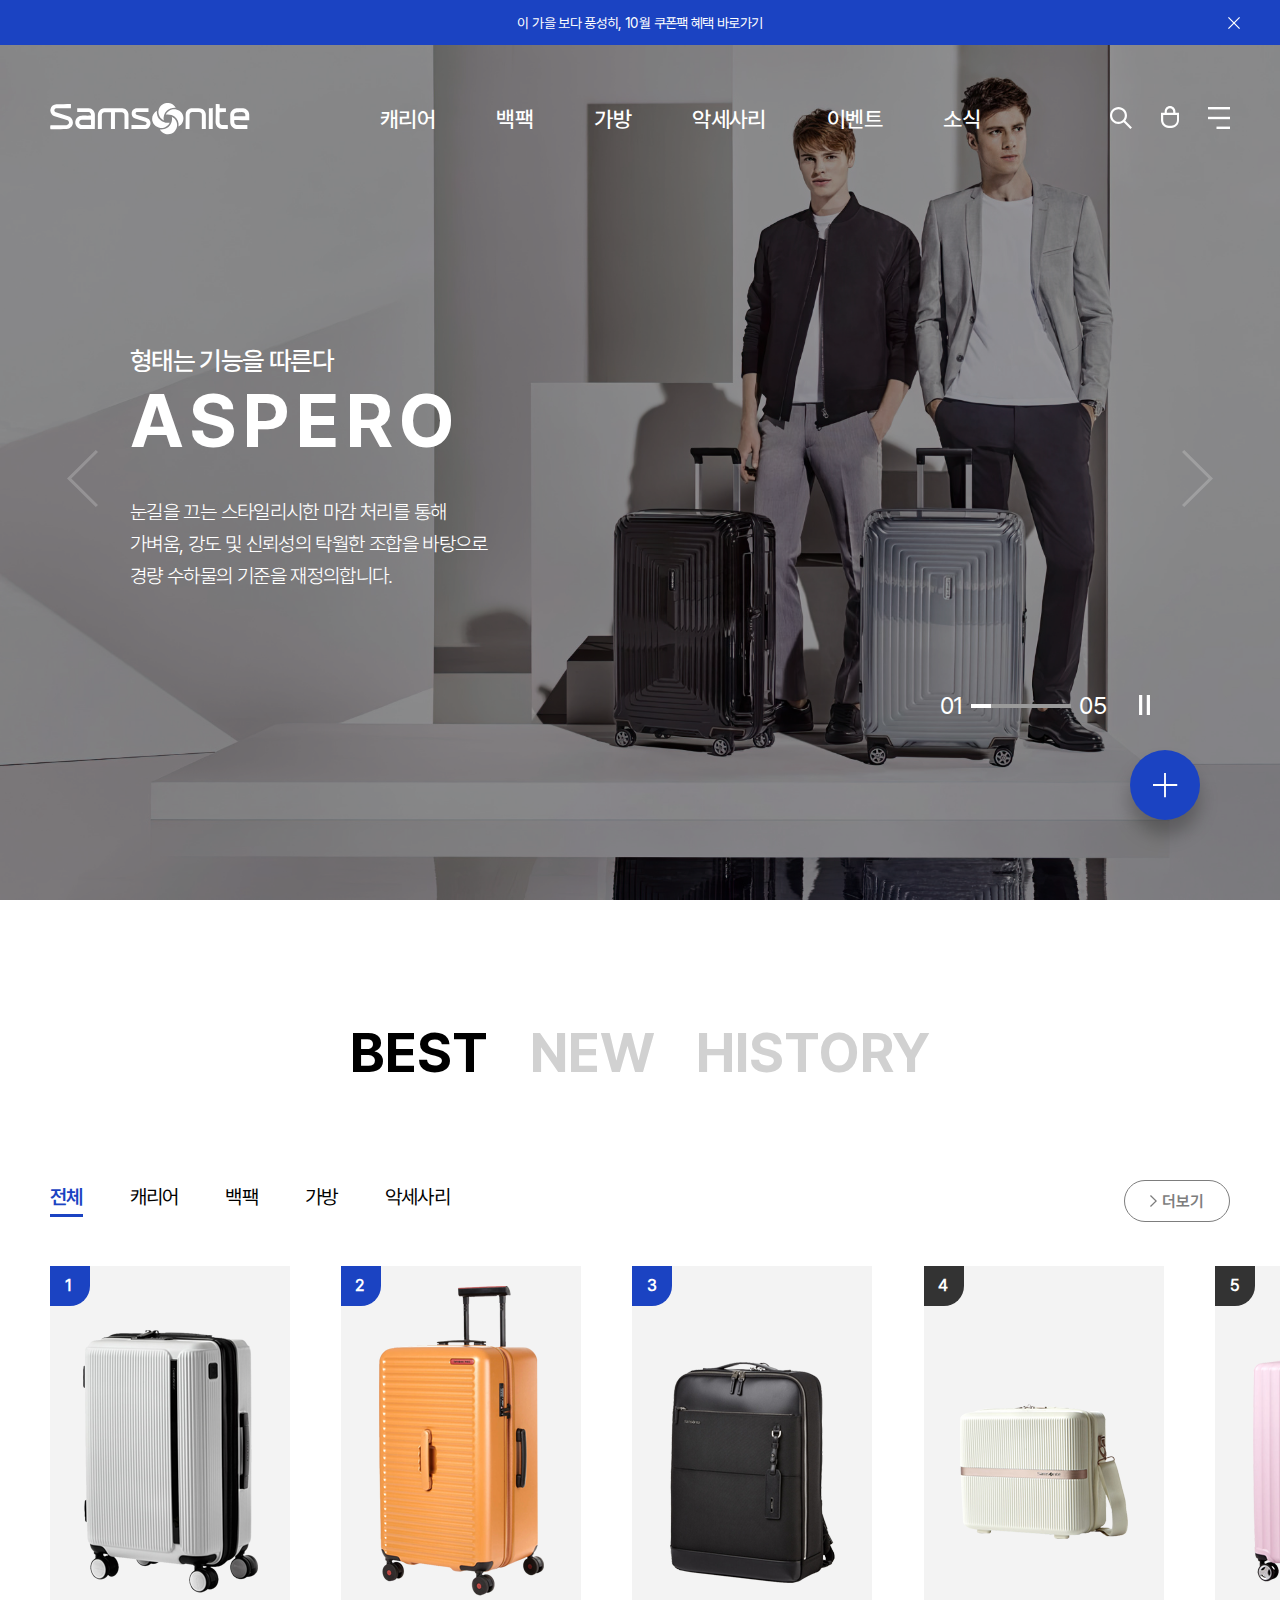
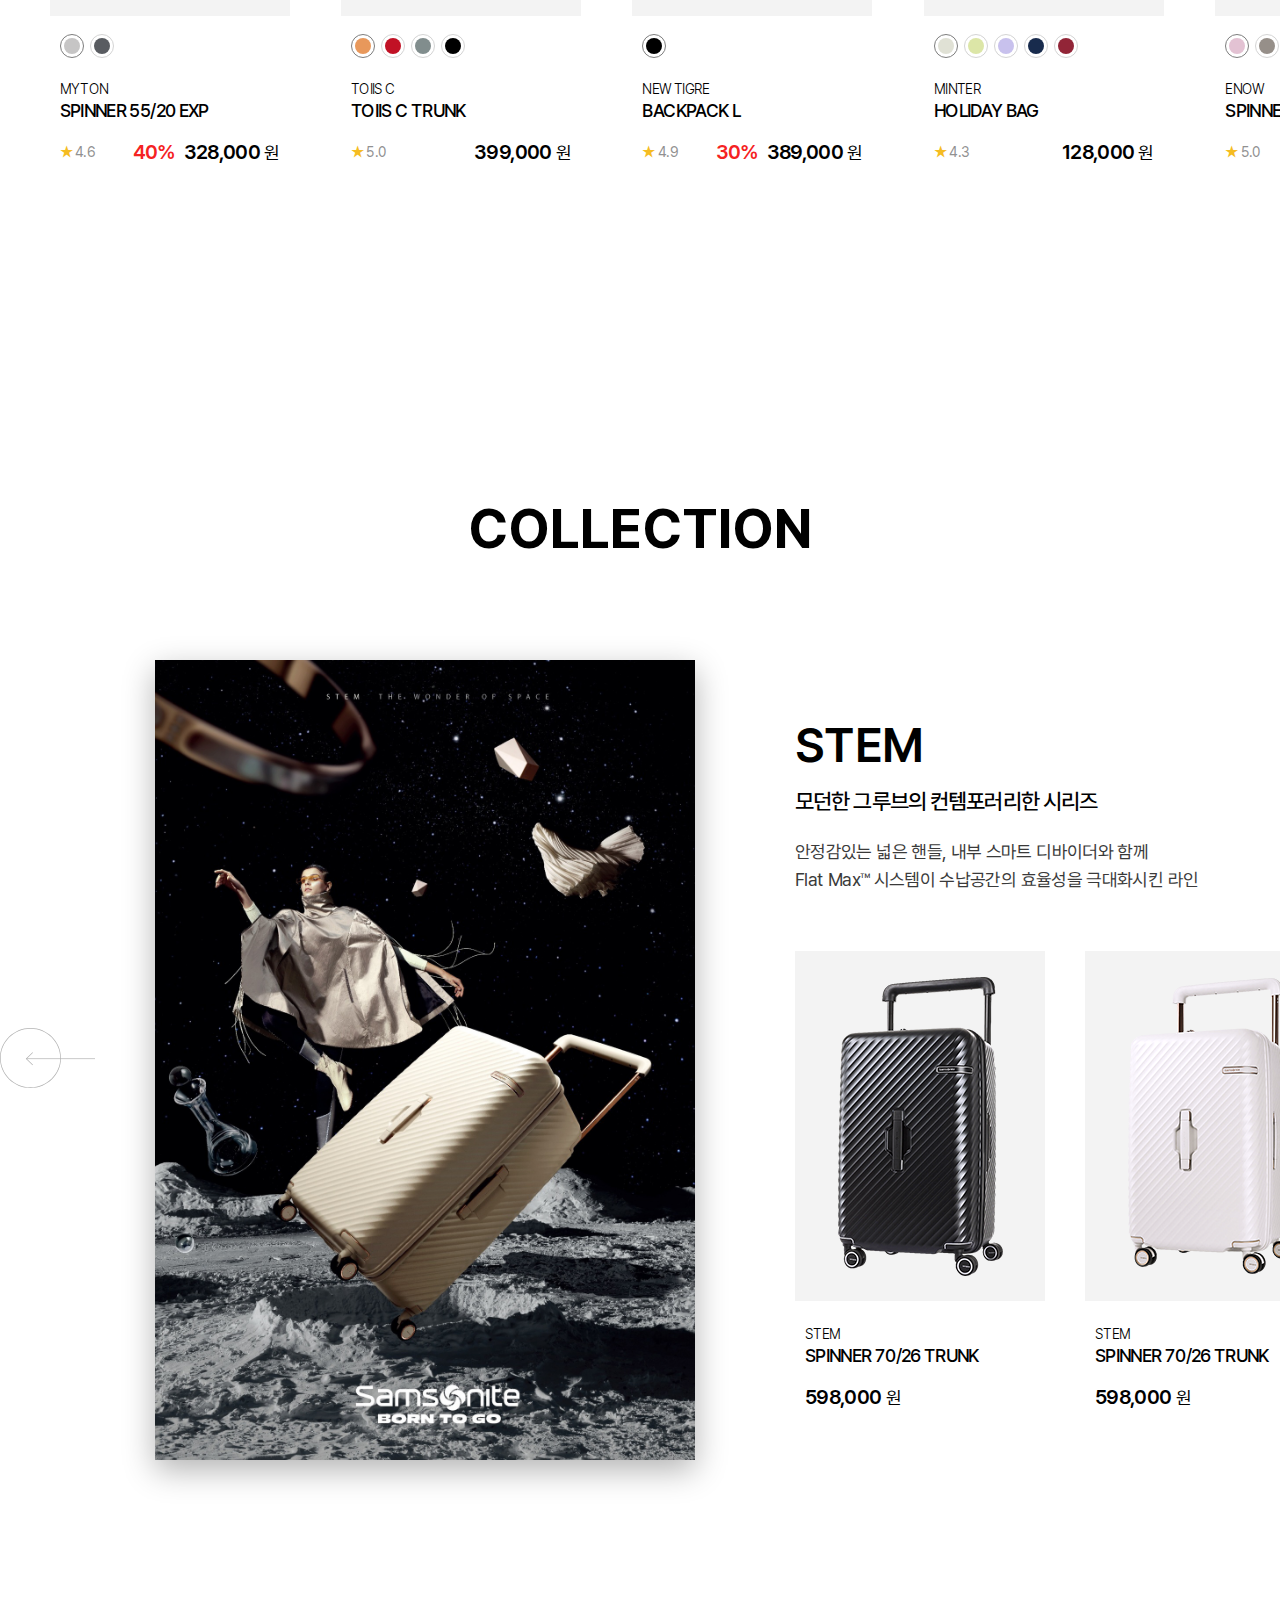
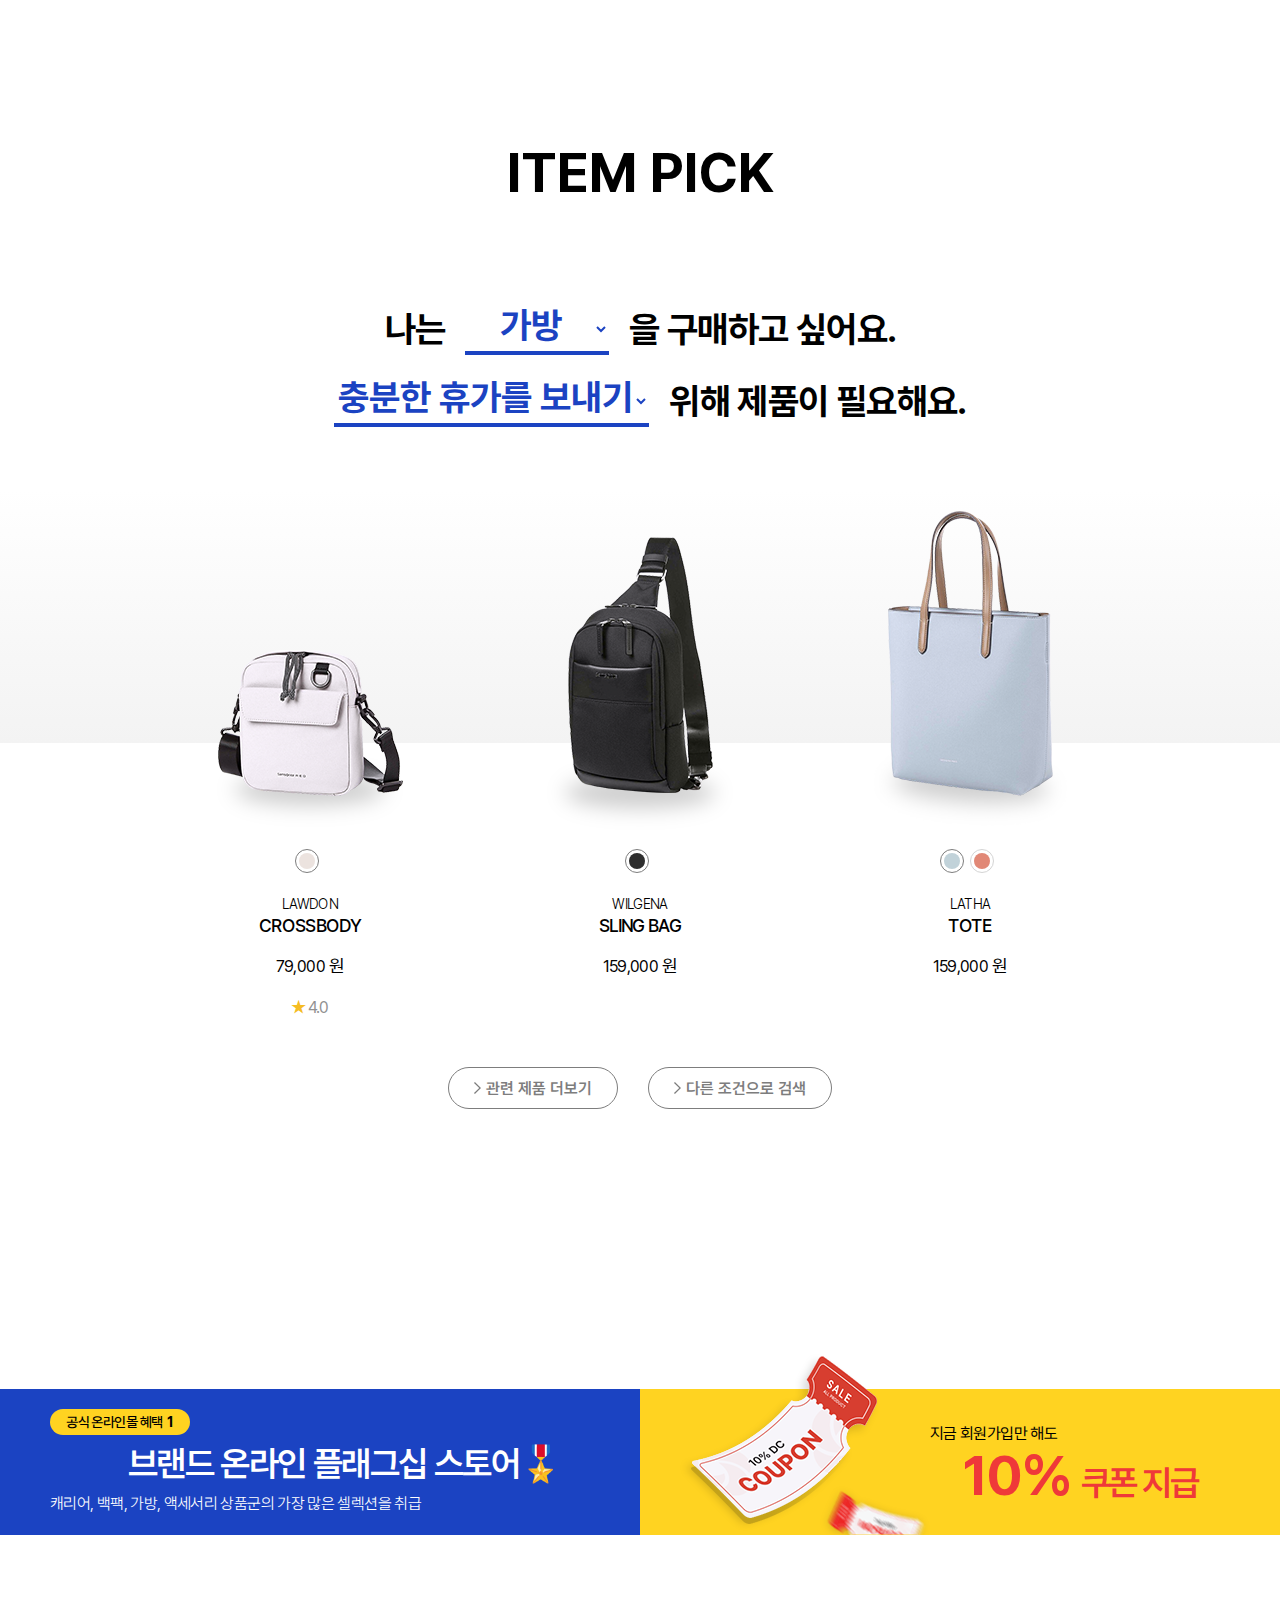
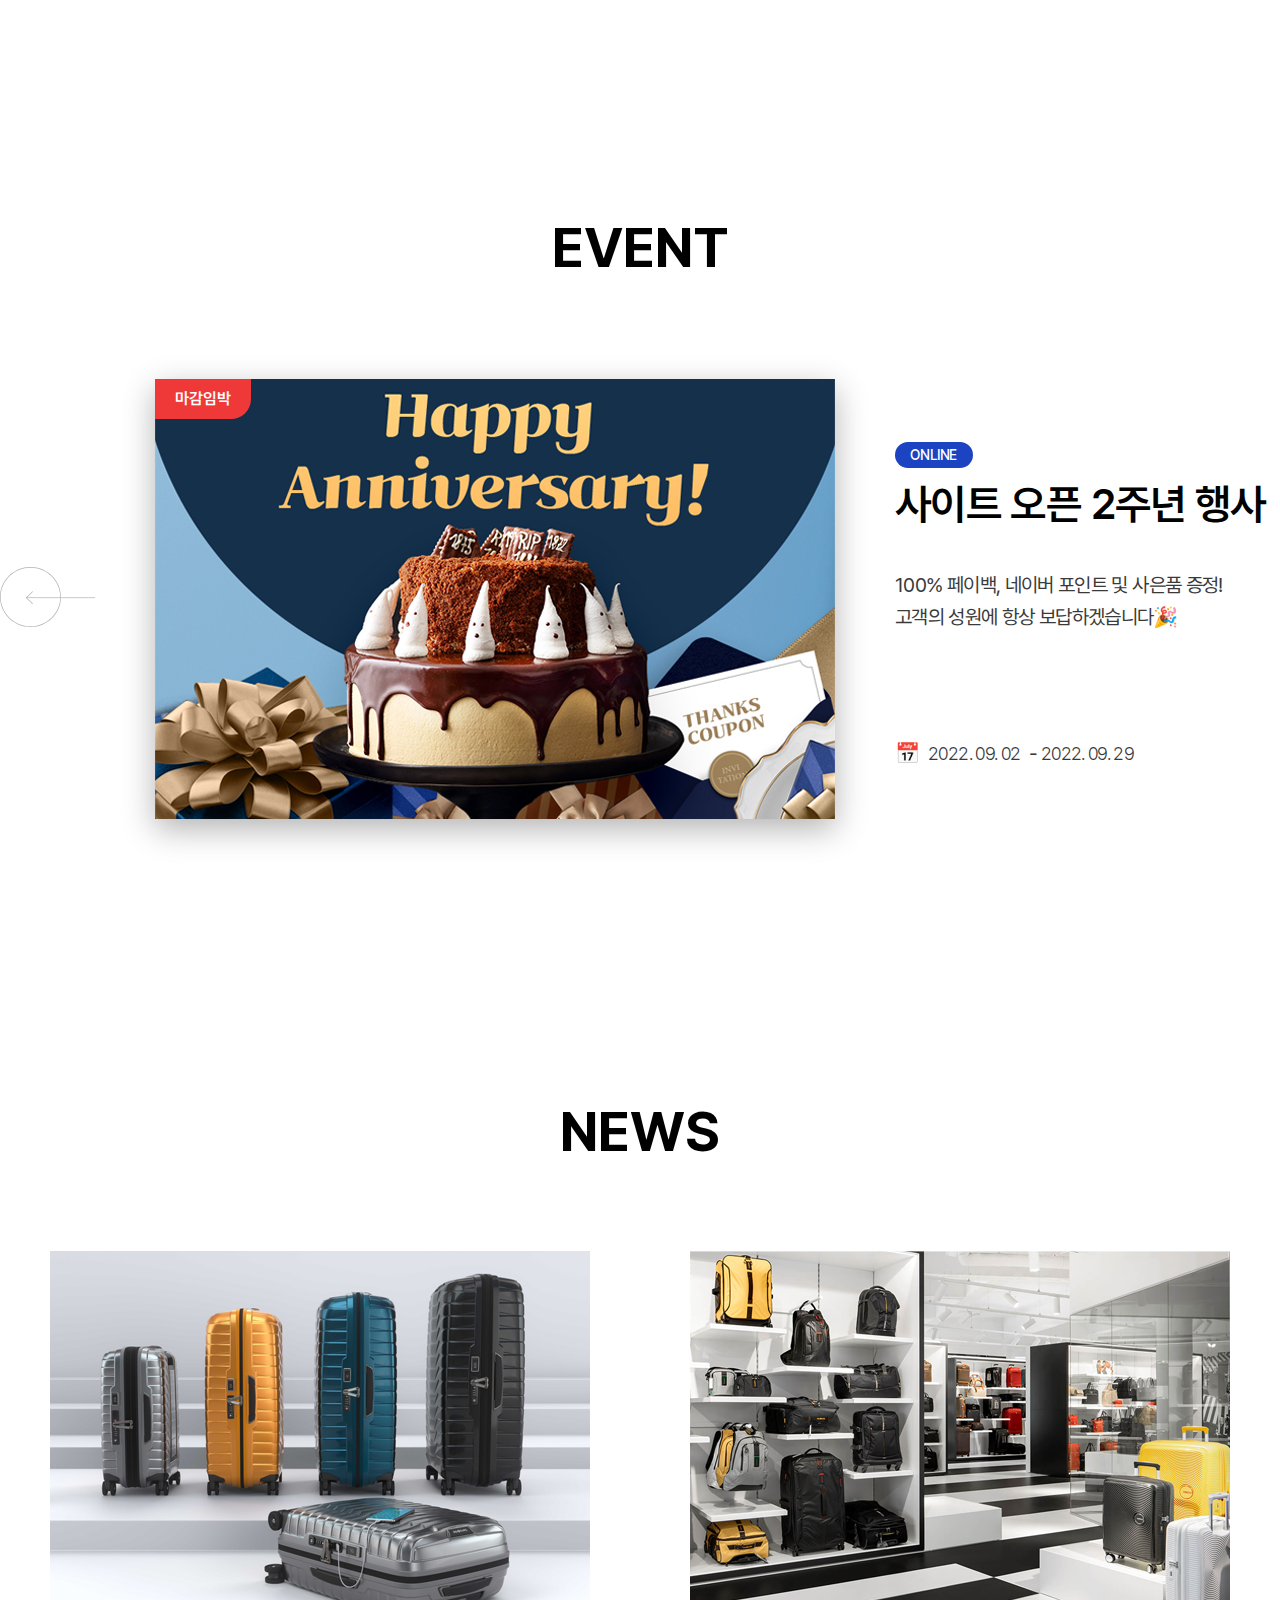
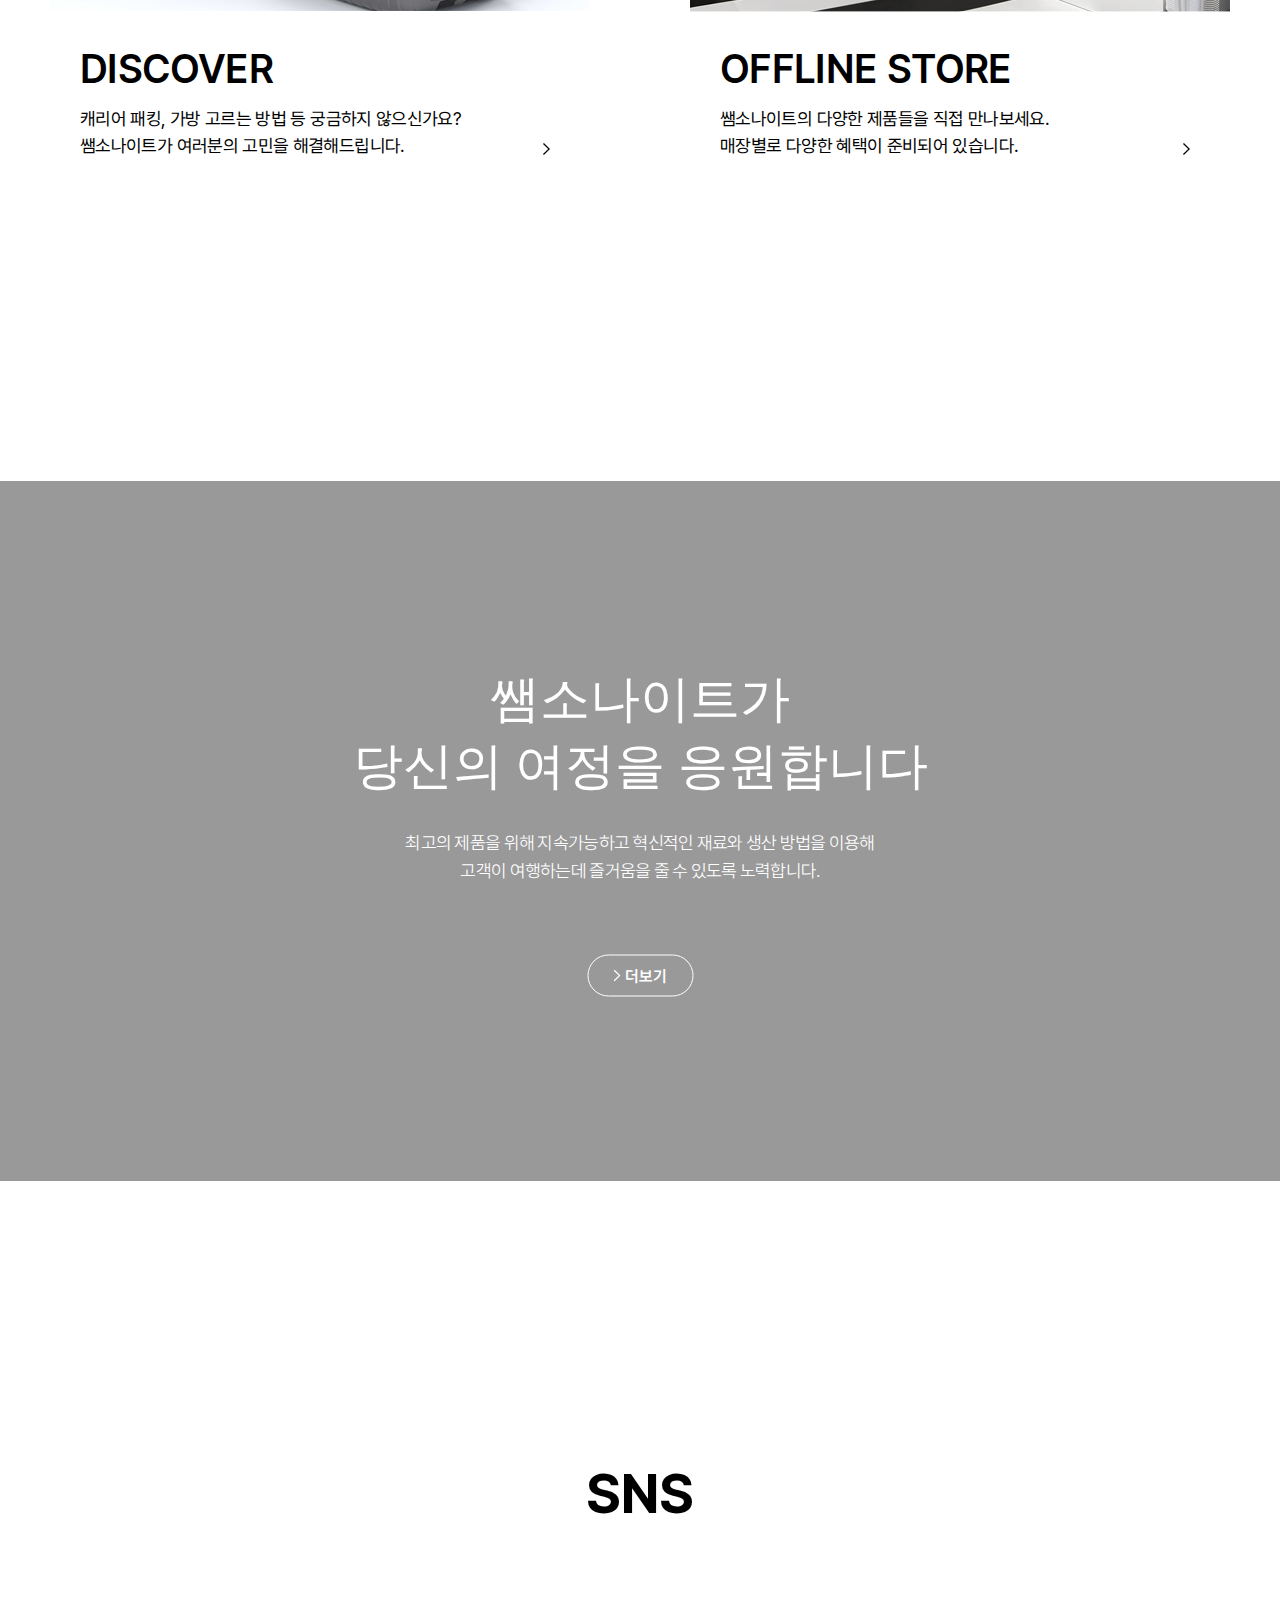
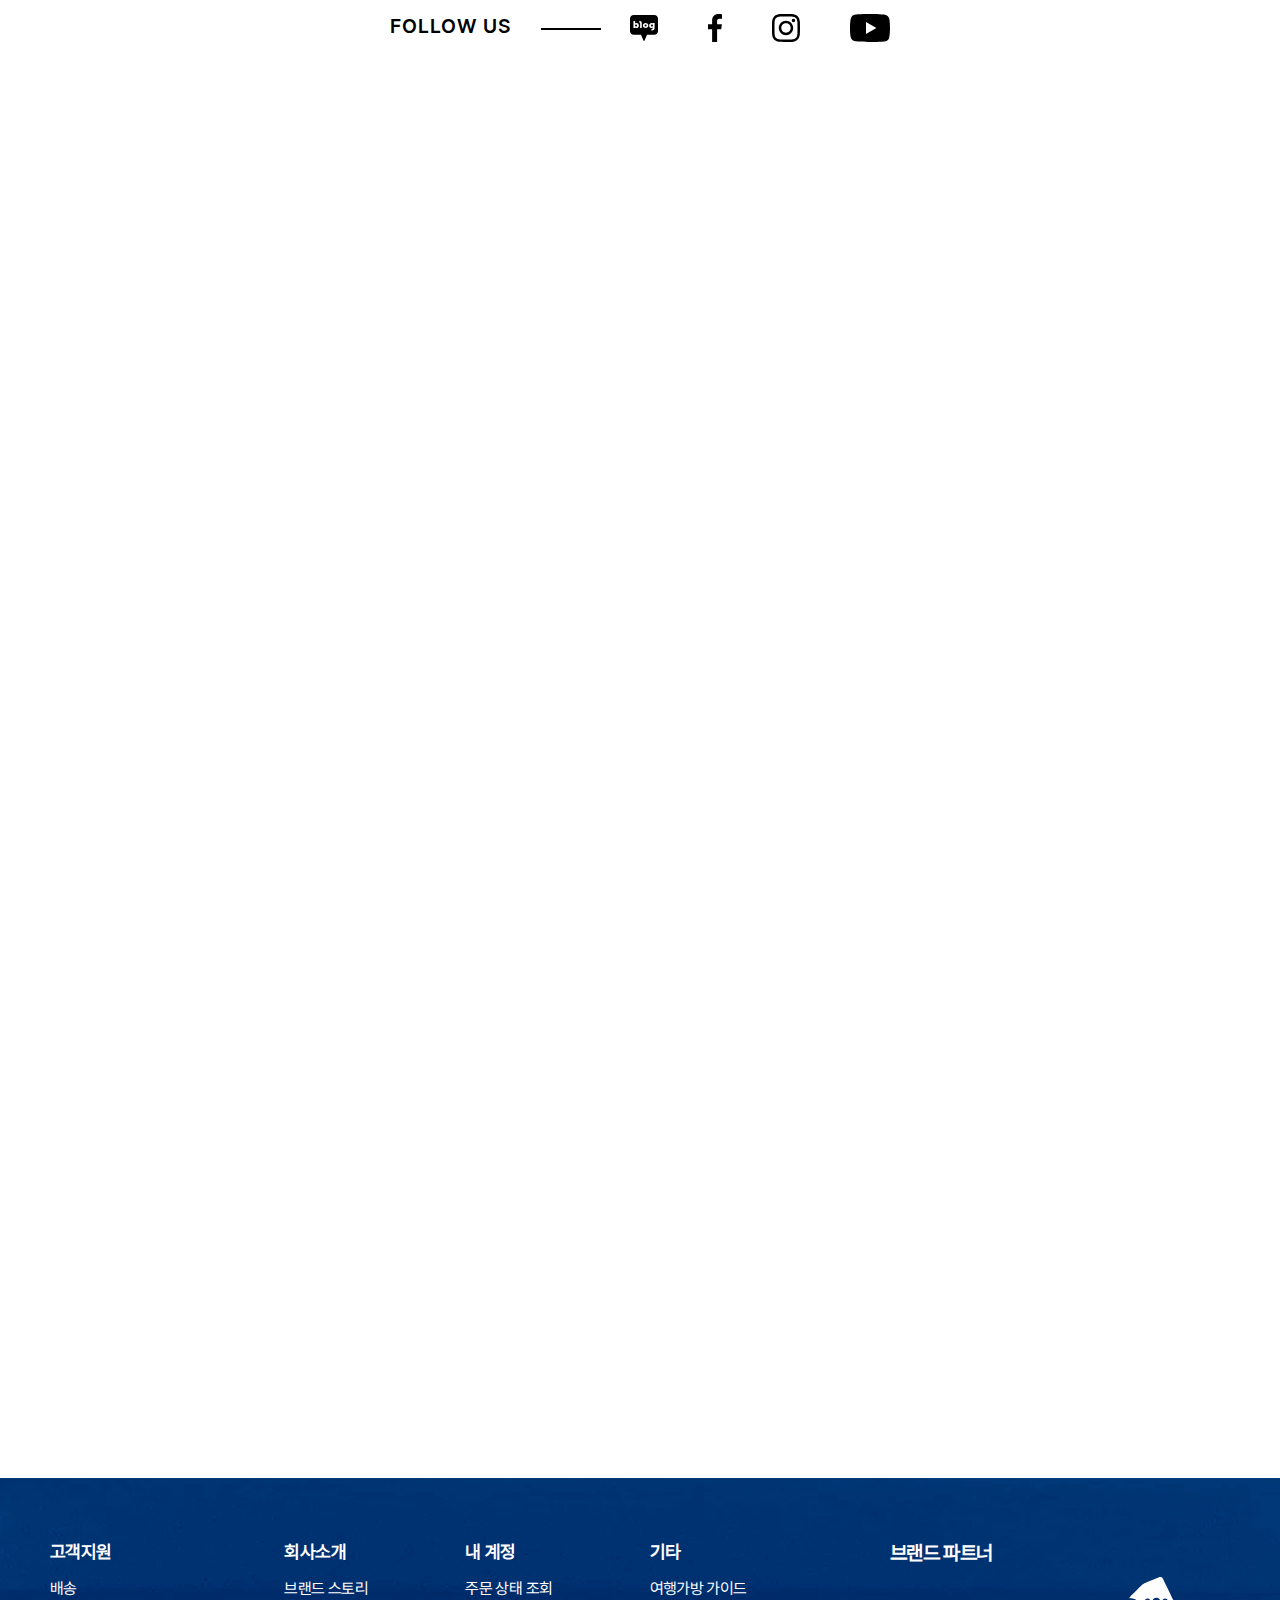
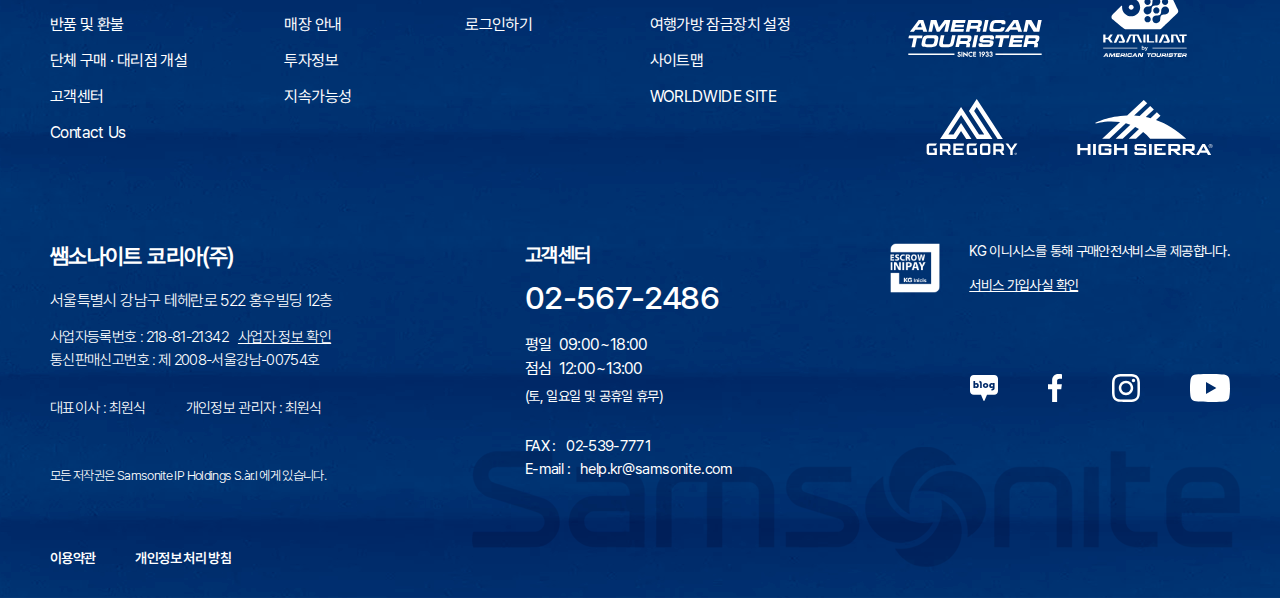
<file: index.html>
<!DOCTYPE html>
<html lang="ko">
<head>
    <base target="_blank" rel="noopener">
    <meta charset="UTF-8">
    <meta http-equiv="X-UA-Compatible" content="IE=edge">
    <meta name="viewport" content="width=device-width, initial-scale=1.0">
    <link rel="stylesheet" type="text/css" href="./css/reset.css">
    <link rel="stylesheet" type="text/css" href="./css/samsonite.css">
    <link rel="icon" type="image/x-icon" href="./images/favicon.png">
    <script type="text/javascript" src="https://code.jquery.com/jquery-3.6.1.min.js"></script>
    <script type="text/javascript" src="./script/samsonite.js"></script>
    <title>Samsonite Korea</title>
</head>
<body>
    <div class="wrap">
        <header id="top">
            <div class="main-slider">
                <div class="banner-menu-wrap">
                    <div class="top-banner">
                        <div class="container">
                            <a href="https://www.samsonite.co.kr/promotion/soev_2209_socoupon" class="title">이 가을 보다 풍성히, 10월 쿠폰팩 혜택 바로가기</a>
                            <button type="button" class="banner-close"><img src="./images/x.svg" height="12" alt="배너 닫기"></button>
                        </div>
                    </div>
                    <div class="logo-menu">
                        <div class="container">
                            <div class="logo-menu-box flex">
                                <div class="logo">
                                    <h1><a href="./index.html"><img src="./images/samsonite.svg" alt="쌤소나이트 로고"></a></h1>
                                </div>
                                <div class="menu">
                                    <nav class="gnb">
                                        <ul>
                                            <li><a>캐리어</a></li>
                                            <li><a>백팩</a></li>
                                            <li><a>가방</a></li>
                                            <li><a>악세사리</a></li>
                                            <li><a>이벤트</a></li>
                                            <li><a>소식</a></li>
                                        </ul>
                                    </nav>
                                </div>
                                <div class="icon">
                                    <button type="button"><img src="./images/search.svg" alt="검색"></button>
                                    <a><button type="button"><img src="./images/cart.svg" alt="장바구니"></button></a>
                                    <button type="button"><img src="./images/list.svg" alt="전체메뉴"></button>
                                </div>
                            </div>
                        </div>
                    </div>
                </div>
                <div class="container v2">
                    <div class="slide-con-wrap">
                        <div class="slide-des">
                            <span>형태는 기능을 따른다</span>
                            <h2>ASPERO</h2>
                            <p>눈길을 끄는 스타일리시한 마감 처리를 통해<br>가벼움, 강도 및 신뢰성의 탁월한 조합을 바탕으로<br>경량 수하물의 기준을 재정의합니다.</p>
                        </div>
                    </div>
                </div>
                <div class="slide-paging">
                    <div class="num">
                        <span class="now-page">01</span>
                        <div class="indicator">
                            <div class="progress"></div>
                        </div>
                        <span class="total-page">05</span>
                    </div>
                    <div class="stop">
                        <button type="button"><img src="./images/pause.svg" alt="일시정지"></button>
                    </div>
                </div>
                <div class="slide-btn-wrap">
                    <div class="slide-btn prev">
                        <button type="button"><img src="./images/header-prev.svg"></button>
                    </div>
                    <div class="slide-btn next">
                        <button type="button"><img src="./images/header-next.svg"></button>
                    </div>
                </div>
            </div>
        </header>
        <main>
            <section class="mainItem">
                <h2>베스트 상품, 신상품, 이전에 본 상품</h2>
                <div class="mainItem-wrap">
                    <div class="container">
                        <div class="tabmenu">
                            <h3 class="selected">BEST</h3>
                            <h3>NEW</h3>
                            <h3>HISTORY</h3>
                        </div>
                        <div class="category-more-wrap">
                            <div class="category">
                                <ul>
                                    <li class="selected">전체</li>
                                    <li>캐리어</li>
                                    <li>백팩</li>
                                    <li>가방</li>
                                    <li>악세사리</li>
                                </ul>
                            </div>
                            <div class="move-page">
                                <a href=""><button type="button" class="btn more"><img src="./images/more-arrow.svg" class="more-arrow">더보기</button></a>
                            </div>
                        </div>
                    </div>
                    <div class="blank-show-wrap">
                        <div class="blank-box"></div>
                        <div class="show-box">
                            <div class="item-scroll-wrap">
                                <div class="item-box">
                                    <div class="item-view">
                                        <div class="i-label top">1</div>
                                        <div class="i-img">
                                            <a href="https://www.samsonite.co.kr/samsonite/myton/spinner-55/20-exp/ss-135414-5406.html"><img src="./images/b-1-1.png" alt="SPINNER 55/20 EXP"></a>
                                        </div>
                                    </div>
                                    <div class="item-des">
                                        <div class="i-color">
                                            <div class="outer selected"><div class="inner b-1-1"><a></a></div></div>
                                            <div class="outer"><div class="inner b-1-2"><a></a></div></div>
                                        </div>
                                        <div class="i-info">
                                            <div class="collection-title">
                                                <span class="collection">MYTON</span>
                                                <h4 class="title">SPINNER 55/20 EXP</h4>
                                            </div>
                                            <div class="score-price">
                                                <div class="star-score">
                                                    <span class="star">★</span><span class="score">4.6</span>
                                                </div>
                                                <div class="percent-price">
                                                    <span class="percent">40%</span><span class="price">328,000</span><span class="won">원</span>
                                                </div>
                                            </div>
                                        </div>
                                    </div>
                                </div>
                                <div class="item-box">
                                    <div class="item-view">
                                        <div class="i-label top">2</div>
                                        <div class="i-img">
                                            <a href="https://www.samsonite.co.kr/samsonite-red/toiis-c/toiis-c-trunk/ss-145861-8955.html"><img src="./images/b-2-1.png" alt="TOIIS C TRUNK"></a>
                                        </div>
                                    </div>
                                    <div class="item-des">
                                        <div class="i-color">
                                            <div class="outer selected"><div class="inner b-2-1"><a></a></div></div>
                                            <div class="outer"><div class="inner b-2-2"><a></a></div></div>
                                            <div class="outer"><div class="inner b-2-3"><a></a></div></div>
                                            <div class="outer"><div class="inner b-2-4"><a></a></div></div>
                                        </div>
                                        <div class="i-info">
                                            <div class="collection-title">
                                                <span class="collection">TOIIS C</span>
                                                <h4 class="title">TOIIS C TRUNK</h4>
                                            </div>
                                            <div class="score-price">
                                                <div class="star-score">
                                                    <span class="star">★</span><span class="score">5.0</span>
                                                </div>
                                                <div class="percent-price">
                                                    <span class="price">399,000</span><span class="won">원</span>
                                                </div>
                                            </div>
                                        </div>
                                    </div>
                                </div>
                                <div class="item-box">
                                    <div class="item-view">
                                        <div class="i-label top">3</div>
                                        <div class="i-img">
                                            <a href="https://www.samsonite.co.kr/samsonite/new-tigre/backpack-l/ss-142264-1041.html"><img src="./images/b-3-1.png" alt="BACKPACK L"></a>
                                        </div>
                                    </div>
                                    <div class="item-des">
                                        <div class="i-color">
                                            <div class="outer selected"><div class="inner b-3-1"><a></a></div></div>
                                        </div>
                                        <div class="i-info">
                                            <div class="collection-title">
                                                <span class="collection">NEW TIGRE</span>
                                                <h4 class="title">BACKPACK L</h4>
                                            </div>
                                            <div class="score-price">
                                                <div class="star-score">
                                                    <span class="star">★</span><span class="score">4.9</span>
                                                </div>
                                                <div class="percent-price">
                                                    <span class="percent">30%</span><span class="price">389,000</span><span class="won">원</span>
                                                </div>
                                            </div>
                                        </div>
                                    </div>
                                </div>
                                <div class="item-box">
                                    <div class="item-view">
                                        <div class="i-label">4</div>
                                        <div class="i-img">
                                            <a href="https://www.samsonite.co.kr/samsonite/minter/holiday-bag/ss-139941-1451.html"><img src="./images/b-4-1.png" alt="HOLIDAY BAG"></a>
                                        </div>
                                    </div>
                                    <div class="item-des">
                                        <div class="i-color">
                                            <div class="outer selected"><div class="inner b-4-1"><a></a></div></div>
                                            <div class="outer"><div class="inner b-4-2"><a></a></div></div>
                                            <div class="outer"><div class="inner b-4-3"><a></a></div></div>
                                            <div class="outer"><div class="inner b-4-4"><a></a></div></div>
                                            <div class="outer"><div class="inner b-4-5"><a></a></div></div>
                                        </div>
                                        <div class="i-info">
                                            <div class="collection-title">
                                                <span class="collection">MINTER</span>
                                                <h4 class="title">HOLIDAY BAG</h4>
                                            </div>
                                            <div class="score-price">
                                                <div class="star-score">
                                                    <span class="star">★</span><span class="score">4.3</span>
                                                </div>
                                                <div class="percent-price">
                                                    <span class="price">128,000</span><span class="won">원</span>
                                                </div>
                                            </div>
                                        </div>
                                    </div>
                                </div>
                                <div class="item-box">
                                    <div class="item-view">
                                        <div class="i-label">5</div>
                                        <div class="i-img">
                                            <a href="https://www.samsonite.co.kr/samsonite/enow/spinner-75/28-exp/ss-128498-1684.html"><img src="./images/b-5-1.png" alt="SPINNER 75/28 EXP"></a>
                                        </div>
                                    </div>
                                    <div class="item-des">
                                        <div class="i-color">
                                            <div class="outer selected"><div class="inner b-5-1"><a></a></div></div>
                                            <div class="outer"><div class="inner b-5-2"><a></a></div></div>
                                            <div class="outer"><div class="inner b-5-3"><a></a></div></div>
                                        </div>
                                        <div class="i-info">
                                            <div class="collection-title">
                                                <span class="collection">ENOW</span>
                                                <h4 class="title">SPINNER 75/28 EXP</h4>
                                            </div>
                                            <div class="score-price">
                                                <div class="star-score">
                                                    <span class="star">★</span><span class="score">5.0</span>
                                                </div>
                                                <div class="percent-price">
                                                    <span class="price">498,000</span><span class="won">원</span>
                                                </div>
                                            </div>
                                        </div>
                                    </div>
                                </div>
                                <div class="item-box">
                                    <div class="item-view">
                                        <div class="i-label">6</div>
                                        <div class="i-img">
                                            <a href="https://www.samsonite.co.kr/samsonite-red/lawdon/backpack/ss-143734-1030.html"><img src="./images/b-6-1.png" alt="BACKPACK"></a>
                                        </div>
                                    </div>
                                    <div class="item-des">
                                        <div class="i-color">
                                            <div class="outer selected"><div class="inner b-6-1"><a></a></div></div>
                                            <div class="outer"><div class="inner b-6-2"><a></a></div></div>
                                        </div>
                                        <div class="i-info">
                                            <div class="collection-title">
                                                <span class="collection">LAWDON</span>
                                                <h4 class="title">BACKPACK</h4>
                                            </div>
                                            <div class="score-price">
                                                <div class="star-score">
                                                    <span class="star">★</span><span class="score">5.0</span>
                                                </div>
                                                <div class="percent-price">
                                                    <span class="price">159,000</span><span class="won">원</span>
                                                </div>
                                            </div>
                                        </div>
                                    </div>
                                </div>
                                <div class="item-box">
                                    <div class="item-view">
                                        <div class="i-label">7</div>
                                        <div class="i-img">
                                            <a href="https://www.samsonite.co.kr/pintano/%EB%B8%8C%EB%A6%AC%ED%94%84%EC%BC%80%EC%9D%B4%EC%8A%A4/ss-116848-1596.html"><img src="./images/b-7-1.png" alt="BRIEFCASE"></a>
                                        </div>
                                    </div>
                                    <div class="item-des">
                                        <div class="i-color">
                                            <div class="outer selected"><div class="inner b-7-1"><a></a></div></div>
                                            <div class="outer"><div class="inner b-7-2"><a></a></div></div>
                                        </div>
                                        <div class="i-info">
                                            <div class="collection-title">
                                                <span class="collection">PINTANO</span>
                                                <h4 class="title">BRIEFCASE</h4>
                                            </div>
                                            <div class="score-price">
                                                <div class="star-score">
                                                    <span class="star">★</span><span class="score">5.0</span>
                                                </div>
                                                <div class="percent-price">
                                                    <span class="percent">30%</span><span class="price">399,000</span><span class="won">원</span>
                                                </div>
                                            </div>
                                        </div>
                                    </div>
                                </div>
                                <div class="item-box">
                                    <div class="item-view">
                                        <div class="i-label">8</div>
                                        <div class="i-img">
                                            <a href="https://www.samsonite.co.kr/samsonite/travel-link-acc./foldable-luggage-cover-m/ss-57548-1090.html"><img src="./images/b-8-1.png" alt="LUGGAGE COVER M"></a>
                                        </div>
                                    </div>
                                    <div class="item-des">
                                        <div class="i-color">
                                            <div class="outer selected"><div class="inner b-8-1"><a></a></div></div>
                                            <div class="outer"><div class="inner b-8-2"><a></a></div></div>
                                            <div class="outer"><div class="inner b-8-3"><a></a></div></div>
                                        </div>
                                        <div class="i-info">
                                            <div class="collection-title">
                                                <span class="collection">TRAVEL LINK ACC</span>
                                                <h4 class="title">LUGGAGE COVER M</h4>
                                            </div>
                                            <div class="score-price">
                                                <div class="star-score">
                                                    <span class="star">★</span><span class="score">4.9</span>
                                                </div>
                                                <div class="percent-price">
                                                    <span class="percent">30%</span><span class="price">34,000</span><span class="won">원</span>
                                                </div>
                                            </div>
                                        </div>
                                    </div>
                                </div>
                            </div>
                        </div>
                    </div>
                </div>
            </section>
            <section class="collection">
                <h2>컬렉션</h2>
                <div class="container">
                    <h3>COLLECTION</h3>
                </div>
                <div class="collection-wrap flex">
                    <div><a href=""><img src="./images/section-prev.svg" alt="이전 컬렉션" class="prev-btn"></a></div>
                    <div class="poster-info flex">
                        <div class="c-poster">
                            <img src="./images/collection_1.png" alt="STEM">
                        </div>
                        <div class="c-info">
                            <div class="c-des">
                                <h4>STEM</h4>
                                <span>모던한 그루브의 컨템포러리한 시리즈</span>
                                <p>안정감있는 넓은 핸들, 내부 스마트 디바이더와 함께<br>Flat Max™ 시스템이 수납공간의 효율성을 극대화시킨 라인</p>
                            </div>
                            <div class="c-item">
                                <div class="c-item-box">
                                    <div class="c-img">
                                        <a href="https://www.samsonite.co.kr/samsonite/ss-134887-1041.html"><img src="./images/collection_1_1.png" alt="STEM"></a>
                                    </div>
                                    <div class="c-item-des">
                                        <div class="collection-title">
                                            <span class="collection">STEM</span>
                                            <h4 class="title">SPINNER 70/26 TRUNK</h4>
                                        </div>
                                        <div class="score-price">
                                            <div class="percent-price">
                                                <span class="price">598,000</span><span class="won">원</span>
                                            </div>
                                        </div>
                                    </div>
                                </div>
                                <div class="c-item-box">
                                    <div class="c-img">
                                        <a href=""><img src="./images/collection_1_2.png" alt="STEM"></a>
                                    </div>
                                    <div class="c-item-des">
                                        <div class="collection-title">
                                            <span class="collection">STEM</span>
                                            <h4 class="title">SPINNER 70/26 TRUNK</h4>
                                        </div>
                                        <div class="score-price">
                                            <div class="percent-price">
                                                <span class="price">598,000</span><span class="won">원</span>
                                            </div>
                                        </div>
                                    </div>
                                </div>
                            </div>
                        </div>
                    </div>
                    <div><a href=""><img src="./images/section-next.svg" alt="다음 컬렉션" class="next-btn"></a></div>
                </div>
            </section>
            <section class="itemPick">
                <h2>맞춤 검색</h2>
                <div class="itemPick-wrap">
                    <div class="container">
                        <h3>ITEM PICK</h3>
                            <div class="condition-wrap">
                                <div class="condition c1">
                                    <span>나는</span>
                                    <div class="condition-box">
                                        <select name="category" id="category">
                                            <option value="luggage">캐리어</option>
                                            <option value="backpack">백팩</option>
                                            <option value="bag" selected>가방</option>
                                            <option value="acc">악세사리</option>
                                        </select>
                                    </div>
                                    <span>을 구매하고 싶어요.</span>
                                </div>
                                <div class="condition c2">
                                    <div class="goal-box">
                                        <select name="goal" id="goal">
                                            <option value="business">출장을 가기</option>
                                            <option value="vacation" selected>충분한 휴가를 보내기</option>
                                            <option value="advanture">새로운 곳을 가기</option>
                                        </select>
                                    </div>
                                    <span>위해 제품이 필요해요.</span>
                                </div>
                            </div>
                            <div class="condition-item-wrap flex">
                                <div class="item-box">
                                    <div class="item-view">
                                        <div class="i-img">
                                            <a href="https://www.samsonite.co.kr/samsonite-red/lawdon/crossbody/ss-143735-1030.html"><img src="./images/p-1-1.png" alt="CROSSBODY"></a>
                                        </div>
                                    </div>
                                    <div class="item-des">
                                        <div class="i-color">
                                            <div class="outer selected"><div class="inner p-1-1"><a></a></div></div>
                                        </div>
                                        <div class="i-info">
                                            <div class="collection-title">
                                                <span class="collection">LAWDON</span>
                                                <h4 class="title">CROSSBODY</h4>
                                            </div>
                                            <div class="percent-price">
                                                <span class="price">79,000</span><span class="won">원</span>
                                            </div>
                                            <div class="star-score">
                                                <span class="star">★</span><span class="score">4.0</span>
                                            </div>
                                        </div>
                                    </div>
                                </div>
                                <div class="item-box">
                                    <div class="item-view">
                                        <div class="i-img">
                                            <a href="https://www.samsonite.co.kr/samsonite/wilgena/sling-bag/ss-144226-1041.html"><img src="./images/p-2-1.png" alt="SLING BAG"></a>
                                        </div>
                                    </div>
                                    <div class="item-des">
                                        <div class="i-color">
                                            <div class="outer selected"><div class="inner p-2-1"><a></a></div></div>
                                        </div>
                                        <div class="i-info">
                                            <div class="collection-title">
                                                <span class="collection">WILGENA</span>
                                                <h4 class="title">SLING BAG</h4>
                                            </div>
                                            <div class="percent-price">
                                                <span class="price">159,000</span><span class="won">원</span>
                                            </div>
                                        </div>
                                    </div>
                                </div>
                                <div class="item-box">
                                    <div class="item-view">
                                        <div class="i-img">
                                            <a href="https://www.samsonite.co.kr/samsonite-red/latha/tote/ss-146102-1855.html"><img src="./images/p-3-1.png" alt="TOTE"></a>
                                        </div>
                                    </div>
                                    <div class="item-des">
                                        <div class="i-color">
                                            <div class="outer selected"><div class="inner p-3-1"><a></a></div></div>
                                            <div class="outer"><div class="inner p-3-2"><a></a></div></div>
                                        </div>
                                        <div class="i-info">
                                            <div class="collection-title">
                                                <span class="collection">LATHA</span>
                                                <h4 class="title">TOTE</h4>
                                            </div>
                                            <div class="percent-price">
                                                <span class="price">159,000</span><span class="won">원</span>
                                            </div>
                                        </div>
                                    </div>
                                </div>
                            </div>
                            <div class="move-page">
                                <a><button type="button" class="btn more"><img src="./images/more-arrow.svg" class="more-arrow">관련 제품 더보기</button></a>
                                <a href="https://www.samsonite.co.kr/product-finder.html"><button type="button" class="btn another"><img src="./images/more-arrow.svg" class="more-arrow">다른 조건으로 검색</button></a>
                            </div>
                        </div>
                    <div class="gradient-bg"/>
                </div>
            </section>
            <article class="banner">
                <h2>BANNER</h2>
                <div class="banner-wrap">
                    <div class="banner-box left">
                        <div class="banner-container left">
                            <div class="benefit b1">
                                <div class="title-order"><span class="title">공식 온라인몰 혜택</span><span class="order">1</span></div>
                                <h3>브랜드 온라인 플래그십 스토어🎖️</h3>
                                <p>캐리어, 백팩, 가방, 액세서리 상품군의 가장 많은 셀렉션을 취급</p>
                            </div>
                            <div class="benefit b2 hidden">
                                <div class="title-order"><span class="title">공식 온라인몰 혜택</span><span class="order">2</span></div>
                                <h3>정확하고 신속한 배송 서비스📦</h3>
                                <p>본사가 운영하는 물류에서 직접 관리하여 최고의 서비스를 제공</p>
                            </div>
                            <div class="benefit b3 hidden">
                                <div class="title-order"><span class="title">공식 온라인몰 혜택</span><span class="order">3</span></div>
                                <h3>다양한 결제수단 제공💳</h3>
                                <p>정확하고 안전한 결제를 위한 기술적 보완도 함께 제공</p>
                            </div>
                            <div class="benefit b4 hidden">
                                <div class="title-order"><span class="title">공식 온라인몰 혜택</span><span class="order">4</span></div>
                                <h3>브랜드 컬렉션 전체 보유🛍️</h3>
                                <p>쌤소나이트가 전개하는 모든 컬렉션에 대한 원 스탑 쇼핑을 제공</p>
                            </div>
                        </div>
                    </div>
                    <a href="https://www.samsonite.co.kr/register"class="member-join">
                        <div class="banner-box right">
                            <div class="banner-container right">
                                <div class="coupon">
                                    <div class="coupon-img">
                                        <img src="./images/discount-coupon.png" alt="쿠폰 아이콘" class="big-coupon">
                                        <img src="./images/discount-coupon-mini.png" alt="쿠폰 아이콘" class="small-coupon">
                                    </div>
                                    <div class="coupon-des">
                                        <p>지금 회원가입만 해도</p>
                                        <h3>10%<strong>쿠폰 지급</strong></h3>
                                    </div>
                                </div>
                            </div>
                        </div>
                    </a>
            </article>
            <section class="event">
                <h2>이벤트</h2>
                <div class="container">
                    <h3>EVENT</h3>
                </div>
                <div class="event-wrap">
                        <div><a href=""><img src="./images/section-prev.svg" alt="이전 이벤트" class="prev-btn"></a></div>
                        <div class="event-box flex">
                            <div class="e-label">마감임박</div>
                            <div class="e-poster">

                                <a href="https://www.samsonite.co.kr/promotion/soev_22_2ndanniversary">
                                    <img src="./images/event_1.png" alt="사이트 오픈 2주년 행사">
                                </a>
                            </div>
                            <div class="e-info">
                                <span>ONLINE</span>
                                <h4>사이트 오픈 2주년 행사</h4>
                                <p>100% 페이백, 네이버 포인트 및 사은품 증정!<br>고객의 성원에 항상 보답하겠습니다🎉</p>
                                <p>
                                    📅&nbsp;&nbsp;<time datetime="2022-09-02" class="start-date">2022. 09. 02</time>
                                    &nbsp;-&nbsp;<time datetime="2022-09-29" class="end-date">2022. 09. 29<time>
                                </p>
                            </div>
                        </div>
                        <div><a href=""><img src="./images/section-next.svg" alt="다음 이벤트" class="next-btn"></a></div>
                    </div>
            </section>
            <section class="news">
                <h2>뉴스(팁 & 매장안내)</h2>
                <div class="container">
                    <h3>NEWS</h3>
                    <div class="news-wrap flex">
                        <a href="https://www.samsonite.co.kr/art-of-packing.html" class="discover">
                            <div class="news-box">
                                <div class="news-img">
                                    <img src="./images/discover.png" alt="DISCOVER">
                                </div>
                                <div class="news-des">
                                    <div>
                                        <h4>DISCOVER</h4>
                                        <p>캐리어 패킹, 가방 고르는 방법 등 궁금하지 않으신가요?<br>쌤소나이트가 여러분의 고민을 해결해드립니다.</p>
                                    </div>
                                    <div>
                                        <img src="./images/more-arrow.svg" alt="DISCOVER 바로가기" class="more-arrow">
                                    </div>
                                </div>
                            </div>
                        </a>
                        <a href="https://www.samsonite.co.kr/stores?showMap=true&horizontalView=true" class="store">
                            <div class="news-box">
                                <div class="news-img">
                                    <img src="./images/offline-store.png" alt="OFFLINE STORE">
                                </div>
                                <div class="news-des">
                                    <div>
                                        <h4>OFFLINE STORE</h4>
                                        <p>쌤소나이트의 다양한 제품들을 직접 만나보세요.<br>매장별로 다양한 혜택이 준비되어 있습니다.</p>
                                    </div>
                                    <div>
                                        <img src="./images/more-arrow.svg" alt="OFFLINE STORE 바로가기" class="more-arrow">
                                    </div>
                                </div>
                            </div>
                        </a>
                    </div>
                </div>
            </section>
            <section class="brandStory">
                <h2>브랜드 스토리</h2>
                <div class="brandStory-wrap">
                    <div class="brand-des">
                        <h3>쌤소나이트가<br>당신의 여정을 응원합니다</h3>
                        <p>최고의 제품을 위해 지속가능하고 혁신적인 재료와 생산 방법을 이용해<br>고객이 여행하는데 즐거움을 줄 수 있도록 노력합니다.</p>
                        <div class="move-page">
                            <a href="https://www.samsonite.co.kr/brand-story.html"><button type="button" class="btn more"><img src="./images/more-arrow.svg" class="more-arrow">더보기</button></a>
                        </div>
                    </div>
                </div>
            </section>
            <section class="sns">
                <h2>소셜네트워크</h2>
                <div class="container">
                    <h3>SNS</h3>
                    <div class="sns-wrap">
                        <div class="sns-box">
                            <div class="text"><span>FOLLOW US</span></div>
                            <div class="line">
                                <svg version="1.1" id="Layer_1" xmlns="http://www.w3.org/2000/svg" xmlns:xlink="http://www.w3.org/1999/xlink" x="0px" y="0px"
                                viewBox="0 0 60 2" enable-background="new 0 0 60 2" xml:space="preserve"><rect width="60" height="2"/></svg>
                            </div>
                            <div class="sns-icon bk flex">
                                <a href="https://blog.naver.com/samsoniter"><img src="./images/sns-blog.svg" alt="쌤소나이트 블로그"></a>
                                <a href="https://www.facebook.com/KoreaSamsonite"><img src="./images/sns-facebook.svg" alt="쌤소나이트 페이스북"></a>
                                <a href="https://www.instagram.com/samsonitered_kr"><img src="./images/sns-instagram.svg" alt="쌤소나이트 인스타그램"></a>
                                <a href="https://www.youtube.com/user/KoreaSamsonite"><img src="./images/sns-youtube.svg" alt="쌤소나이트 유튜브"></a>
                            </div>
                        </div>
                        <div class="sns-grid">
                            <div class="pic p1"></div>
                            <div class="pic p2"></div>
                            <div class="pic p3"></div>
                            <div class="pic p4"></div>
                            <div class="pic p5"></div>
                            <div class="pic p6"></div>
                            <div class="pic p7"></div>
                            <div class="pic p8"></div>
                        </div>
                    </div>
                </div>
            </section>
        </main>
        <footer>
            <div class="footer-wrap">
                <div class="news-letter">
                    <form name="subscribe" class="subscribe">
                        <h2>쌤소나이트의 최신 소식을 받아보세요</h2>
                        <div class="email-box">
                            <input type="email" id="email" placeholder="ex) id@samsonite.co.kr" required>
                            <input type="submit" value="">
                        </div>
                    </form>
                </div>
                <div class="company">
                    <div class="container">
                        <div class="company-wrap">
                            <div class="row-1 flex">
                                <div class="all-menu flex">
                                    <div class="m1">
                                        <h5>고객지원</h5>
                                        <ul>
                                            <li><a href="https://www.samsonite.co.kr/shipping-and-delivery.html">배송</a></li>
                                            <li><a href="https://www.samsonite.co.kr/returns-and-exchanges.html">반품 및 환불</a></li>
                                            <li><a href="https://www.samsonite.co.kr/mass-order.html">단체 구매 · 대리점 개설</a></li>
                                            <li><a href="https://www.samsonite.co.kr/customerscenter">고객센터</a></li>
                                            <li><a href="https://www.samsonite.co.kr/contact-us.html">Contact Us</a></li>
                                        </ul>
                                    </div>
                                    <div class="m2">
                                        <h5>회사소개</h5>
                                        <ul>
                                            <li><a href="https://www.samsonite.co.kr/brand-story.html">브랜드 스토리</a></li>
                                            <li><a href="https://www.samsonite.co.kr/stores?showMap=true&horizontalView=true">매장 안내</a></li>
                                            <li><a href="https://corporate.samsonite.com/en/home.html">투자정보</a></li>
                                            <li><a href="https://www.samsonite.co.kr/sustainability.html">지속가능성</a></li>
                                        </ul>
                                    </div>
                                    <div class="m3">
                                        <h5>내 계정</h5>
                                        <ul>
                                            <li><a href="https://www.samsonite.co.kr/ordertracking">주문 상태 조회</a></li>
                                            <li><a href="https://www.samsonite.co.kr/login?rurl=1">로그인하기</a></li>
                                        </ul>
                                    </div>
                                    <div class="m4">
                                        <h5>기타</h5>
                                        <ul>
                                            <li><a href="https://www.samsonite.co.kr/product-finder.html">여행가방 가이드</a></li>
                                            <li><a href="https://www.samsonite.co.kr/customer-center/notice-board/how-to-use-padlock.html">여행가방 잠금장치 설정</a></li>
                                            <li><a href="https://www.samsonite.co.kr/sitemap.html">사이트맵</a></li>
                                            <li><a href="https://www.samsonite.com/home/home.html">WORLDWIDE SITE</a></li>
                                        </ul>
                                    </div>
                                </div>
                                <div class="brand-partner">
                                    <h4>브랜드 파트너</h4>
                                    <div class="brand-box">
                                        <div><a href="https://www.americantourister.co.kr"><img src="./images/brand_american-tourister.svg" alt="american tourister" class="american-tourister"></a></div>
                                        <div><a href="https://kamiliant.com"><img src="./images/brand_kamiliant.svg" alt="kamiliant" class="kamiliant"></a></div>
                                        <div><a href="https://www.gregorypacks.co.kr"><img src="./images/brand_gregoty.svg" alt="gregory" class="gregory"></a></div>
                                        <div><a href="https://shop.highsierra.com"><img src="./images/brand_high-sierra.svg" alt="high sierra" class="high-sierra"></a></div>
                                    </div>
                                </div>
                            </div>
                            <div class="row-2 flex">
                                <div class="samsonite">
                                    <h3>쌤소나이트 코리아(주)</h3>
                                    <div class="samsonite-info">
                                        <address>서울특별시 강남구 테헤란로 522 홍우빌딩 12층</address>
                                        <p class="c-num"><span>사업자등록번호 : 218-81-21342</span><a href="https://www.ftc.go.kr/www/bizCommList.do?key=232">사업자 정보 확인</a></p>
                                        <p class="s-num">통신판매신고번호 : 제 2008-서울강남-00754호</p>
                                        <p class="admin"><span>대표이사 : 최원식</span><span>개인정보 관리자 : 최원식</span></p>
                                        <p class="copyright">모든 저작권은 Samsonite IP Holdings S.àr.l 에게 있습니다.</p>
                                    </div>
                                </div>
                                <div class="inquiry">
                                    <h4>고객센터</h4>
                                    <div class="inquiry-info">
                                        <a href="tel:02-567-2486">02-567-2486</a>
                                        <p><span>평일</span><time datetime="09:00">09:00</time>~<time datetime="18:00">18:00</time></p>
                                        <p><span>점심</span><time datetime="12:00">12:00</time>~<time datetime="13:00">13:00</time></p>
                                        <p class="holiday">(토, 일요일 및 공휴일 휴무)</p>
                                        <div class="fax-email">
                                            <p><span>FAX : </span>02-539-7771</p>
                                            <p><span>E-mail  : </span><a href="mailto:help.kr@samsonite.com">help.kr@samsonite.com</a></p>
                                        </div>
                                    </div>
                                </div>
                                <div class="inicis-sns flex">
                                    <div class="inicis flex">
                                        <div class="inicis-icon"><img src="./images/inicis.png" alt="이니시스" width="50"></div>
                                        <div class="inicis-des">
                                            <p>KG 이니시스를 통해 구매안전서비스를 제공합니다.</p>
                                            <a onclick="openPopup('https://mark.inicis.com/mark/escrow_popup_v3.php?mid=samsonite3');">서비스 가입사실 확인</a>
                                        </div>
                                    </div>
                                    <div class="sns-icon wh flex">
                                        <a href="https://blog.naver.com/samsoniter"><img src="./images/sns-blog.svg" alt="쌤소나이트 블로그"></a>
                                        <a href="https://www.facebook.com/KoreaSamsonite"><img src="./images/sns-facebook.svg" alt="쌤소나이트 페이스북"></a>
                                        <a href="https://www.instagram.com/samsonitered_kr"><img src="./images/sns-instagram.svg" alt="쌤소나이트 인스타그램"></a>
                                        <a href="https://www.youtube.com/user/KoreaSamsonite"><img src="./images/sns-youtube.svg" alt="쌤소나이트 유튜브"></a>
                                    </div>
                                </div>
                            </div>
                            <div class="row-3 flex">
                                <ul class="flex">
                                    <li><a href="https://www.samsonite.co.kr/privacy-policy.html">이용약관</a></li>
                                    <li><a href="https://www.samsonite.co.kr/personal-information-collection-statement.html">개인정보 처리 방침</a></li>
                                </ul>
                            </div>
                        </div>
                    </div>
                </div>
            </div>
        </footer>
        <div class="floating-btn">
            <a class="main-btn"><img src="./images/plus.svg" alt="플로팅 메뉴"></a>
            <ul class="inside-box">
                <li>
                    <a href="https://api.happytalk.io/api/kakao/chat_open?yid=%40%EC%8C%A4%EC%86%8C%EB%82%98%EC%9D%B4%ED%8A%B8%EA%B3%B5%EC%8B%9D%EC%98%A8%EB%9D%BC%EC%9D%B8%EB%AA%B0&site_id=1000216913&category_id=66035&division_id=66036" class="talk-btn hidden"><img src="./images/talk.svg" alt="문의하기"></a>
                </li>
                <li>
                    <a href="#top" class="top-btn hidden"><img src="./images/top.svg" alt="위로가기"></a>
                </li>
            </ul>
        </div>
    </div> <!-- wrap -->
</body>
</html>
</file>
<file: css/samsonite.css>
@charset "utf-8";

/* 컨테이너 */
.container {
    position: relative;
    width: 1200px;
    margin: 0 auto;
    padding: 0 10px;
}


/* 버튼 안 화살표 */
.more-arrow {
    height: 12px;
}


/* 버튼 안 화살표 (회색) */
.mainItem .more-arrow,
.itemPick .more-arrow {
    filter: invert(49%) sepia(0%) saturate(1656%) hue-rotate(213deg) brightness(99%) contrast(92%);
}


/* 이전, 다음 버튼 */
.prev-btn, .next-btn {
    height: 60px;
    opacity: 0.3;
    transition: 0.25s;
}

.prev-btn:hover, .next-btn:hover {
    opacity: 1;
}


/* 특정 페이지 이동 버튼 */
.move-page {
    display: flex;
    justify-content: center;
    height: 42px;
    line-height: 42px;
    text-align: center;
}

.move-page .btn {
    height: 100%;
    padding: 0 25px;
    color: #7d7d7d;
    font: 16px 'Pretendard-SemiBold';
    border: 1px solid #7d7d7d;
    border-radius: 30px;
    transition: 0.5s;
}

.move-page .btn:hover {
    color: #fff;
    border: 1px solid #1b43c2;
    background-color: #1b43c2;
}

.move-page .btn img {
    margin-right: 5px;
    transition: 0.5s;
}

.move-page .btn.another { /* 다른 제품 더보기 (ITEM PICK) */
    margin-left: 30px;
} 



/*  =============== [header] =============== */

/* [header] 이미지 슬라이드 */
.main-slider {
    position: relative;
    width: 100%;
    height: 100vh;
    background: url('../images/main-slide-1.png') no-repeat;
    background-size: cover;
}

.main-slider::before { /* 검은 배경 오버레이 */
    content: '';
    position: absolute;
    left: 0;
    top: 0;
    width: 100%;
    height: 100%;
    background-color: rgba(0, 0, 0, 0.4);
}


/* [header] 헤더 배너 & 메뉴 */
.banner-menu-wrap {
    position: relative;
    height: 165px;
}


/* [header] 헤더 배너 */
.banner-menu-wrap .top-banner {
    position: absolute;
    top: 0;
    width: 100%;
    height: 45px;
    line-height: 45px;
    text-align: center;
    background-color: #1b43c2;
}

.top-banner .title {
    font-size: 14px;
    color: #ffffff;
}

.top-banner .banner-close {
    position: absolute;
    top: 17px;
    right: 0;
    height: 12px;
    background-color: transparent;
    border: 0;
}


/* [header] 헤더 메뉴 */
.banner-menu-wrap .logo-menu {
    position: absolute;
    bottom: 0;
    width: 100%;
}

.logo-menu .logo-menu-box {
    align-items: center;
    padding-bottom: 30px;
}

.logo-menu-box .logo {
    width: 200px;
}

.logo-menu-box .logo * {
    height: 32px;
}

.logo-menu-box .gnb ul {
    display: flex;
    justify-content: space-between;
    width: 600px;
}

.logo-menu-box .gnb a {
    color: #ffffff;
    font: 22px 'Pretendard-Medium';
}

.logo-menu-box .icon { /* 검색, 장바구니, 전체 메뉴 아이콘 */
    display: flex;
    justify-content: space-between;
    width: 120px;
}

.logo-menu-box .icon img {
    height: 22px;
}

/* [header] 메인 이미지슬라이드 */
.main-slider .container.v2 {
    top: 20%;
}

/* [header] 슬라이드 내용 */
.slide-con-wrap .slide-des { 
    position: relative;
    padding: 0 600px 0 80px;
}

.slide-des span,
.slide-des h2,
.slide-des p {
    color: #ffffff;
}

.slide-des span {
    font: 26px 'Pretendard-Medium';
}

.slide-des h2 {
    margin-bottom: -25px;
    font: 75px 'Pretendard-Bold';
    letter-spacing: 0.08em;
}

.slide-des p {
    margin-top: 56px;
    font: 20px 'Pretendard-Light';
    line-height: 32px;
}

/* [header] 슬라이드 페이징 */
.main-slider .slide-paging {
    display: flex;
    justify-content: space-between;
    align-items: center;
    position: absolute;
    right: calc((100% - 1200px) / 2);
    bottom: 185px;
    width: 300px;
    height: 20px;
    padding-right: 90px; /* 컨테이너 기본여백 10px 포함 */
}

.slide-paging .num {
    width: 173px;
}

.slide-paging .num span {
    color: #ffffff;
    font-size: 24px;
}

.slide-paging .indicator {
    position: relative;
    display: inline-block;
    width: 100px;
    height: 4px;
    margin: 6px 5px;
    background-color: #9a9a9a;
}

.slide-paging .indicator .progress {
    position: absolute;
    width: 20px;
    height: 4px;
    background-color: #ffffff;
}

.slide-paging .stop,
.slide-paging .stop * {
    width: 11px;
    height: 20px;
}

/* [header] 슬라이드 버튼 */
.main-slider .slide-btn-wrap .slide-btn {
    position: absolute;
    top: 50%;
}
.slide-btn button { opacity: 0.2; }

.slide-btn img { height: 57px; }

.slide-btn.prev { left: 5.2%; }

.slide-btn.next { right: 5.2%; }



/*  =============== [BNH] =============== */
.blank-show-wrap {
    display: flex; 
    width: 100%;
    height: 550px;
}

.blank-show-wrap .blank-box {
    width: calc((100% - 1200px) / 2 + 10px);  /* container의 한쪽 margin 값 + container의 한쪽 padding 값 */
    height: 100%;
}

.blank-show-wrap .show-box {
    width: calc(100% - (100% - 1200px) / 2); /* 전체 크기 - blank_box */
    height: 100%; 
    padding-right: 51.42857142857143px; /* flex 사이 gap만큼 마지막 item에도 동일한 gap 추가, 2280px - (240px * 8) / 7) */
    overflow: overlay;
}

/* [BNH] 3종 메인 메뉴 */
.mainItem {
    margin-top: 120px;
}

.mainItem .tabmenu {
    display: flex;
    justify-content: space-between;
    width: 580px;
    margin: 0 auto;
}

.tabmenu h3 {
    color: #d1d1d1;
    cursor: pointer;
}

.tabmenu h3:hover,
.tabmenu .selected {
    color: #000000;
}

/* [BNH] 세부 메뉴 */
.category-more-wrap {
    display: flex;
    justify-content: space-between;
    align-items: center;
    width: 100%;
    height: 42px;
    margin-top: 95px;
    margin-bottom: 44px;
}

.category-more-wrap .category ul {
    display: flex;
    justify-content: space-between;
    width: 400px;
}

.category li { 
    font-size: 20px; 
    cursor: pointer; 
}

.category li:hover {
    font-family: 'Pretendard-SemiBold';
    color: #1b43c2;
}

.category .selected {
    padding-bottom: 5px;
    border-bottom: 3px solid #1b43c2;
    font-family: 'Pretendard-SemiBold';
    color: #1b43c2;
}

/* [BNH] 아이템 스크롤 뷰 */
.item-scroll-wrap {
    display: flex;
    justify-content: space-between;
    width: 2280px;
    height: 497px;
}

.item-scroll-wrap .item-box {
    width: 240px;
    height: 497px;
}

.item-box .item-view {
    position: relative;
    width: 100%;
    height: 350px;
    background-color: #f3f3f3;
}

.item-view .i-label {
    position: absolute;
    width: 40px;
    height: 40px;
    padding-right: 3px;
    line-height: 40px;
    text-align: center;
    font-weight: 600;
    color: #ffffff;
    border-bottom-right-radius: 20px;
    background-color: #333333;
}

.item-view .i-label.top {
    background-color: #1b43c2;
}

.item-box .item-des {
    width: 100%;
    height: 147px;
    padding: 18px 10px 0;
}

/* [BNH] 컬러 피커 */
.item-des .i-color {
    display: flex;
    width: 100%;
    height: 24px;
}

.item-des .i-color .outer {
    position: relative;
    width: 24px;
    height: 24px;
    margin-right: 6px;
    border-radius: 50%;
    border: 1px solid #d4d4d4;
}

.item-des .i-color .outer.selected {
    border: 1px solid #7d7d7d;
}

.item-des .i-color .inner {
    position: relative;
    top: 3px;
    left: 3px;
    width: 16px;
    height: 16px;
    border-radius: 50%;
}

.i-color .inner.b-1-1 { background-color: #c6c5c5; }
.i-color .inner.b-1-2 { background-color: #595c61; }
.i-color .inner.b-2-1 { background-color: #e8985b; }
.i-color .inner.b-2-2 { background-color: #c11125; }
.i-color .inner.b-2-3 { background-color: #818d8d; }
.i-color .inner.b-2-4,
.i-color .inner.b-3-1,
.i-color .inner.b-7-2 { background-color: #000000; }
.i-color .inner.b-4-1 { background-color: #e0e1d5; }
.i-color .inner.b-4-2 { background-color: #dce6a7; }
.i-color .inner.b-4-3 { background-color: #c8c1ed; }
.i-color .inner.b-4-4 { background-color: #182b4d; }
.i-color .inner.b-4-5 { background-color: #922537; }
.i-color .inner.b-5-1 { background-color: #e3c2d3; }
.i-color .inner.b-5-2 { background-color: #968f89; }
.i-color .inner.b-5-3 { background-color: #212121; }
.i-color .inner.b-6-1 { background-color: #e8e3df; }
.i-color .inner.b-6-2 { background-color: #363233; }
.i-color .inner.b-7-1 { background-color: #242d3c; }
.i-color .inner.b-8-1 { background-color: #274b87; }
.i-color .inner.b-8-2 { background-color: #6d49b5; }
.i-color .inner.b-8-3 { background-color: #2b2728; }

.item-des .i-color .inner a {
    display: inline-block;
    position: absolute;
    width: 100%;
    height: 100%;
}

/* [BNH] 제품정보 영역 */
.item-des .i-info {
    width: 100%;
    height: 84px;
    margin-top: 21px;
}


/* [BNH] 브랜드 및 제품명 */
.collection-title .collection { font: 14px 'Pretendard-Light'; }
.collection-title .title { 
    margin-top: 2px; 
    font: 18px 'Pretendard-Medium'; 
}


/* [BNH] 평점 및 가격 영역 */
.score-price {
    display: flex;
    justify-content: space-between;
    align-items: center;
    margin-top: 19px;
}

/* [BNH] 평점 */
.score-price .star-score { 
    font-size: 14px;
}
.star {
    color: #f5bc22;
}
.score {
    color: #919191;
    margin-left: 2px; 
}

/* [BNH] 가격 */
.score-price .percent,
.score-price .price {
    font: 20px 'Pretendard-SemiBold';
}

.percent { 
    color: #f52222;
    letter-spacing: -0.04em;
    margin-right: 8px;
}

.won {
    font-size: 18px;
    margin-left: 4px;
}

/* [BNH] 아이템 스크롤 뷰 하단 바 */
.mainItem .scroll-bar {
    position: relative;
    left: 25%;
    display: inline-block;
    width: 620px;
    height: 6px;
    margin-top: 88px;
    background-color: #ececec;
}

.scroll-bar .progress {
    position: absolute;
    width: 160px;
    height: 6px;
    background-color: #000000;
}


/* =============== [COLLECTION] =============== */

/* [COLLECTION] 컬렉션, 이벤트 영역 전용 그리드 (탈그리드로 인해 추가) */
.poster-info, 
.event-box {
    width: 1200px;
    padding: 0 10px;
}

/* [COLLECTION] 포스터, 설명 영역 */
.poster-info .c-poster,
.poster-info .c-info {
    width: 540px;
    height: 800px;
}

/* [COLLECTION] 포스터 */
.poster-info .c-poster {
    box-shadow: 0px 10px 30px 0px rgba(0, 0, 0, 0.3);
    overflow: hidden;
}

/* [COLLECTION] 설명 */
.c-info .c-des {
    width: 100%;
    height: 291px;
    padding: 56px 0 61px;
}

.c-info .c-des h4 {
    font: 48px 'Pretendard-SemiBold';
}

.c-info .c-des span {
    font: 22px 'Pretendard-Medium';
    letter-spacing: -0.04em;
    display: block;
    margin-top: 14px;
}

.c-info .c-des p {
    margin-top: 24px;
    font-size: 18px;
    line-height: 28px;
    color: #3a3a3a;
}

/* [COLLECTION] 관련 제품 */
.c-info .c-item {
    display: flex;
    justify-content: space-between;
    width: 100%;
    height: 509px;
    padding-bottom: 54px;
}

.c-item .c-item-box {
    width: 250px;
    height: 456px;
}

.c-item-box .c-img {
    width: 100%;
    height: 350px;
    background-color: #f3f3f3;
}

.c-item-box .c-img img:hover {
    transform: scale(1.05);
    transition: 0.5s;
}

.c-item-box .c-item-des {
    width: 100%;
    height: 106px;
    padding: 23px 10px 0;
}

/*--------------------------------------------------------------------------------시작*/
.collection-wrap {
    align-items: center;
    width: 1490px;
    height: 800px;
    margin: 99px auto 0;
}

.condition-wrap {
    margin-top: 98px;
}

.condition {
    display: flex;
    align-items: center;
    justify-content: center;
}

.condition.c2 {
    margin-top: 20px;
}
.condition span, select {
    font: 36px 'Pretendard-Bold'
}

.condition select {
    text-align: center;
    padding-bottom: 3px;
    margin: 0 20px;
    color: #1b43c2;
    border: 0;
    border-bottom: 4px solid #1b43c2;
    background-color: transparent;
}

.condition-item-wrap {
    width: 900px;
    height: 534px;
    margin: 54px auto 52px;
    z-index: 1;
}

.condition-item-wrap .item-box {
    width: 240px;
    height: 518px;
}

.condition-item-wrap .item-box .item-view {
    position: relative;
    width: 100%;
    height: 350px;
}

.condition-item-wrap .item-box .item-des {
    width: 100%;
    height: 185px;
    padding: 18px 10px 0;
    text-align: center;
}
.condition-item-wrap .item-box .item-des .i-color {
    justify-content: center;
}

.condition-item-wrap .percent-price {
    margin-top: 19px;
}

.condition-item-wrap .star-score {
    margin-top: 22px;
}

.i-color .inner.p-1-1 { background-color: #ece3df; }
.i-color .inner.p-2-1 { background-color: #2e2e2e; }
.i-color .inner.p-3-1 { background-color: #c1d2d9; }
.i-color .inner.p-3-2 { background-color: #e18876; }


.itemPick-wrap {
    position: relative;
}

.itemPick .item-view {
    background-color: transparent;
} 

.itemPick .gradient-bg {
    position: absolute;
    top: 350px;
    width: 100%;
    height: 253px;
    background: linear-gradient(0deg, rgba(243,243,243,1) 0%, rgba(243,243,243,0) 100%);
    z-index: -1;
}


/* 배너 */
.banner-wrap {
    position: relative;
    display: flex;
    width: 100%;
    height: 146px;
    background-color: #ffd321;
}

.banner-wrap .banner-box {
    position: absolute;
    width: 50%;
    height: 100%;
}

.banner-box .banner-container {
    width: 590px;
    height: 100%;
}

/* 좌측 배너 */
.banner-box.left {
    left: 0;
    background: #1b43c2;
}

.banner-container.left {
    position: absolute;
    right: 0;
}

.banner-box .benefit {
    width: 100%;
    height: 100%;
    padding: 20px 0;
}

.banner-box .title-order {
    width: 140px;
    padding: 5px 0;
    text-align: center;
    font: 14px 'Pretendard-Medium';
    border-radius: 20px;
    background-color: #ffd321;
}

.banner-box span,
.banner-box h3,
.banner-box p {
    letter-spacing: -0.04em;
}

.title-order .order {
    margin-left: 5px;
    font-family: 'Pretendard-Bold';
}

.banner-box .benefit h3,
.banner-box .benefit p {
    color: #ffffff;
}

.banner-box .benefit h3 {
    margin-top: 8px;
    font: 35px 'Pretendard-SemiBold';
}

.banner-box .benefit p {
    margin-top: 9px;
    font-family: 'Pretendard-Light';
}


/* 우측 배너 */
.member-join {
    position: absolute;
    top: 0;
    right: 0;
    width: 50%;
    height: 100%;
}
.banner-box.right {
    width: 590px;
    background: #ffd321;
}

.banner-box .banner-container.right {
    display: flex;
    align-items: flex-end;
}

.coupon {
    display: flex;
    align-items: flex-end;
}

.coupon .coupon-img {
    display: inline-block;
    width: 290px;
    height: 100%;
    padding-left: 40px;

}

.coupon .coupon-img .small-coupon {
    position: absolute;
    left: 180px;
    bottom: 0;
}

.coupon .coupon-des {
    width: calc(590px - 290px); /* 쿠폰 이미지 영역 너비를 뺀 나머지 */
    height: 146px;
    padding: 35px 0;
}

.coupon .coupon-des h3 {
    color: #ef3939;
}

.coupon .coupon-des strong {
    margin-left: 10px;
    font: 35px 'Pretendard-SemiBold';
}


/* 이벤트 */
.event-wrap {
    display: flex;
    justify-content: space-between;
    align-items: center;
    width: 1490px;
    height: 440px;
    margin: 99px auto 0;
}

/* .event-box {
    position: relative;
} */

.event-box::after {
    width: 30px;
    height: 30px;
    background-color: red;
}

.event-box .e-label {
    position: absolute;
    padding: 0 20px;
    height: 40px;
    line-height: 40px;
    font-family: 'Pretendard-SemiBold';
    letter-spacing: 0;
    border-bottom-right-radius: 20px;
    background-color: #ef3939;
    color: #ffffff;
    z-index: 1;
}
.event-box .e-poster {
    position: relative;
    width: 680px;
    height: 440px;
    box-shadow: 0px 10px 30px 0px rgba(0, 0, 0, 0.3);
    overflow: hidden;
}

.poster-info .c-poster img,
.event-box .e-poster img {
    height: 100%;
    transition: 0.5s;
}

.poster-info .c-poster img:hover,
.event-box .e-poster img:hover {
    transform: scale(1.5);
}

.event-box .e-info {
    width: 440px;
    height: 440px;
    padding: 66px 0;
    /* background-color: red; */
}

.event-box .e-info > span,
.event-box .e-info h4 {
    font-family: 'Pretendard-SemiBold';
}

.event-box .e-info > span {
    padding: 5px 15px;
    text-align: center;
    font: 14px 'Pretendard-Medium';
    border-radius: 20px;
    background-color: #1b43c2;
    color: white;
    letter-spacing: 0.02em;
}

.event-box .e-info h4 {
    margin-top: 15px;
    font-size: 42px;
}

.event-box .e-info p,
.event-box .e-info time {
    color: #3a3a3a;
}

.event-box .e-info p {
    margin-top: 40px;
    margin-bottom: 104px;
    font-size: 20px;
    line-height: 32px;
}

.event-box .e-info time {
    font: 18px 'Pretendard-Light';
}


/* 소식 */
.news-wrap {
    margin-top: 87px;
}

.news-wrap .news-box {
    width: 540px;
    height: 550px;
}

.news-box .news-img {
    width: 100%;
    height: 360px;
    background-size: cover;
}

.news-box .news-des {
    display: flex;
    justify-content: space-between;
    align-items: flex-end;
    width: 100%;
    height: 190px;
    padding: 40px 40px 42px 30px;
}

.news-box .news-des h4 {
    font: 40px 'Pretendard-SemiBold';
}

.news-box .news-des p {
    margin-top: 12px;
    font-size: 18px;
    line-height: 27px;
}

.news-wrap a:hover {
    position: relative;
    box-shadow: 0px 10px 30px 0px rgba(0, 0, 0, 0.2);
    animation: upbox 0.5s;
    animation-fill-mode: forwards; /* 애니메이션 마지막 상태 유지 */
}

@keyframes upbox {
    from { top: 0; }
    to { top: -20px; }
}


/* 브랜드 스토리 */
.brandStory-wrap {
    position: relative;
    width: 100%;
    height: 700px;
    background-image: url("../images/brand-story.png");
    background-size: cover;
    background-repeat: no-repeat;
    background-attachment: fixed;
}

.brandStory-wrap::before {
    content: '';
    position: absolute;
    left: 0;
    top: 0;
    width: 100%;
    height: 100%;
    background-color: rgba(0, 0, 0, 0.4);
}

.brand-des {
    position: absolute;
    left: 50%;
    top: 50%;
    transform: translate(-50%, -50%);
    text-align: center;
    color: #ffffff;
}

.brand-des h3 {
    font: 50px 'Pretendard SemiBold';
}

.brand-des p {
    margin-top: 29px;
    font: 18px 'Pretendard-Light';
    line-height: 28px;
    letter-spacing: -0.04em;
}

.brand-des .move-page {
    margin-top: 70px;
}

.brand-des .move-page .btn.more {
    color: #ffffff;
    border: 1px solid #ffffff;
    transition: 0.25s;
}

.brand-des .move-page .btn.more:hover {
    transform: scale(1.2);
    background-color: rgba(255,255,255, 0.3);
}
.brand-des .move-page .more-arrow {
    filter: invert(100%) sepia(0%) saturate(7500%) hue-rotate(218deg) brightness(102%) contrast(105%) !important;
}

/* FOLLOW US */
.sns-box {
    display: flex;
    justify-content: space-between;
    width: 500px;
    height: 36px;
    line-height: 36px;
    margin: 84px auto 62px;
}

.sns-box .text {
    /* width: 150px; */
    height: 36px;
    text-align: center;
    
}
.sns-box .text span {
    letter-spacing: 0.05em;
    font: 20px 'Pretendard-SemiBold';
}

.sns-box .line {
    width: 60px;
}

.sns-box svg {
    padding: 18px 0;
}

.sns-icon {
    align-items: center;
    width: 260px;
}

.sns-icon * {
    height: 28px;
}

.sns-icon.bk a:hover {
    filter: invert(17%) sepia(96%) saturate(2388%) hue-rotate(223deg) brightness(98%) contrast(98%); /* 파란색 */
}

/* 인스타그램 피드 */
.sns-grid {
    display: grid; 
    grid-template-columns: repeat(5, lfr);
    grid-auto-rows: repeat(3, 1fr);
    gap: 20px;
    width: 100%;
    height: 730px;
    background-size: cover;
    opacity: 0;
}

.sns-grid .pic {
    background-position: center !important;
    background-repeat: no-repeat !important;
    background-size: cover !important;
}

@keyframes show {
    from {
        opacity: 0;
    }
    to {
        opacity: 1;
    }
}
.sns-grid .pic.p1 {
    grid-column-start: 1;
    grid-column-end: 2;
    grid-row-start: 1;
    grid-row-end: 1;
    background: url('../images/pic-1.png');
}
.sns-grid .pic.p2 {
    grid-column-start: 1;
    grid-column-end: 2;
    grid-row-start: 2;
    grid-row-end: 4;
    background: url('../images/pic-2.png');
}

.sns-grid .pic.p3 {
    grid-column-start: 2;
    grid-column-end: 3;
    grid-row-start: 1;
    grid-row-end: 3;
    background: url('../images/pic-3.png');
}

.sns-grid .pic.p4 {
    grid-column-start: 2;
    grid-column-end: 3;
    grid-row-start: 3;
    grid-row-end: 4;
    background: url('../images/pic-4.png');
}

.sns-grid .pic.p5 {
    grid-column-start: 3;
    grid-column-end: 4;
    grid-row-start: 1;
    grid-row-end: 2;
    background: url('../images/pic-5.png');
}

.sns-grid .pic.p6 {
    grid-column-start: 3;
    grid-column-end: 4;
    grid-row-start: 2;
    grid-row-end: 4;
    background: url('../images/pic-6.png');
}

.sns-grid .pic.p7 {
    grid-column-start: 4;
    grid-column-end: 5;
    grid-row-start: 1;
    grid-row-end: 3;
    background: url('../images/pic-7.png');
}

.sns-grid .pic.p8 {
    grid-column-start: 4;
    grid-column-end: 5;
    grid-row-start: 3;
    grid-row-end: 4;
    background: url('../images/pic-8.png');
}

/* footer */
.footer-wrap {
    position: relative;
    width: 100%;
    height: 1080px;
}


/* 뉴스레터 구독 (캐리어 핸들) */
.news-letter {
    position: absolute;
    left: 50%;
    top: 400px;
    transform: translateX(-50%);
    width: 820px;
    height: 385px;
    margin: 0 auto;
    background: url('../images/luggage-handle.png') center no-repeat;
    transition: 1s;
    animation-timing-function: ease-out;
}

.news-letter .subscribe {
    position: absolute;
    top: 65%;
    left: 50%;
    transform: translate(-50%, -65%);
    text-align: center;
    opacity: 0;
    transition: 3s;
}

.news-letter .subscribe h2 {
    font: 28px 'Pretendard-Bold';
}

.news-letter .email-box {
    position: relative;
    margin-top: 30px;
}

.news-letter .email-box input[type="email"] {
    width: 380px;
    padding: 15px 68px 15px 20px;
    border: 0;
    border-bottom: 1px solid #7d7d7d;
}

.news-letter .email-box input[type="submit"] {
    position: absolute;
    width: 50px;
    height: 40px;
    margin: auto 0;
    top: 0;
    bottom: 0;
    right: 20px;
    border: 0;
    background: url('../images/join-arrow.svg') no-repeat;
    background-color: transparent;
    background-size: 21px 14px;
    background-position: 50%;
}

.news-letter .email-box input[type="submit"]:hover {
    right: 10px;
    transition: 0.25s;
}

/* 전체메뉴, 브랜드파트너, 회사정보, 고객센터, 이니시스 등 (캐리어 바디) */
.company {
    position: absolute;
    bottom: 0;
    width: 100%;
    height: 720px;
    background: url('../images/luggage-body.png') center no-repeat;
}

.company * {
    color: white;
}

.company-wrap {
    position: relative;
    width: 100%;
    height: 720px;
    padding: 63px 0 34px;
}


/* 메뉴 전체, 브랜드 파트너 */
.row-1 {
    height: 242px;
}


/* 메뉴 전체 */
.row-1 .all-menu {
    width: 740px;
}

.row-1 .all-menu h5 {
    font-size: 18px;
    margin-bottom: 17px;
}

.row-1 .all-menu li {
    margin-bottom: 17px;
}

.row-1 .all-menu a:hover,
.row-2 .samsonite a,
.row-2 .fax-email a:hover,
.row-2 .inicis-sns a,
.row-3 a:hover {
    text-decoration: underline;
}


/* 브랜드 파트너 */
.row-1 .brand-partner {
    width: 340px;
}

.row-1 .brand-partner h4,
.row-2 .inquiry h4 {
    font-size: 20px;
    margin-bottom: 12px;
}

.brand-partner .brand-box {
    display: grid;
    grid-template-columns: repeat(2, 1fr);
}

.brand-box div {
    position: relative;
    width: 170px;
    height: 100px;
}

.brand-box img {
    position: absolute;
}

.brand-box .american-tourister {
    width: 136px;
    height: 37px;
    left: 17px;
    top: 43px;
}

.brand-box .kamiliant {
    width: 84px;
    height: 80px;
    left: 43px;
    top: 0px;
    bottom: 20px;
}

.brand-box .gregory {
    width: 92px;
    height: 56px;
    left: 36px;
    top: 22px;
}

.brand-box .high-sierra {
    width: 136px;
    height: 55px;
    left: 17px;
    top: 23px;
}


/* 쌤소나이트코리아, 고객센터, 이니시스 및 SNS */
.company .row-2 {
    height: 240px;
    margin-top: 60px;
}


/* 쌤소나이트코리아, 이니시스 */
.row-2 .samsonite, .row-2 .inicis-sns {
    width: 340px;
}

.row-2 .samsonite {
    position: relative;
}

.row-2 .samsonite h3 {
    font-size: 22px;
    text-align: left;
    margin-bottom: 22px;
}

.row-2 .samsonite-info {
    font-family: 'Pretendard-Light';
}

.row-2 .samsonite-info address {
    margin-bottom: 18px;
}

.row-2 .samsonite-info p {
    font-size: 15px;
}

.row-2 .samsonite-info .c-num {
    margin-bottom: 5px;
}

.row-2 .samsonite-info .c-num a {
    margin-left: 10px;
}

.row-2 .samsonite-info .c-num a:hover,
.row-2 .inicis-sns a:hover {
    color: #ffd321;
}
.row-2 .samsonite-info .s-num {
    margin-bottom: 30px;
}

.row-2 .samsonite-info .admin span:last-child {
    margin-left: 40px;
}

.row-2 .samsonite-info .copyright {
    position: absolute;
    bottom: 0;
    font-size: 13px;
}


/* 고객센터 */
.row-2 .inquiry {
    position: relative;
    width: 230px;
}

.row-2 .inquiry-info > a {
    margin-bottom: 18px;
    font: 32px 'Pretendard-Medium';
}

.row-2 .inquiry-info p {
    margin-bottom: 5px;
}

.row-2 .inquiry-info span {
    margin-right: 7px;
}

.row-2 .inquiry-info .holiday { 
    margin-top: 10px;
    font-size: 14px;
}

.row-2 .inquiry-info .fax-email {
    position: absolute;
    bottom: 0;
    font-size: 15px;
}


/* 이니시스 */
.row-2 .inicis-sns {
    flex-wrap: wrap;
    font-size: 14px;
}

.row-2 .inicis {
    width: 100%;
    height: 50px;
}

.row-2 .inicis .inicis-des {
    position: relative;
}

.row-2 .inicis .inicis-des a {
    position: absolute;
    bottom: 0;
}

.row-2 .sns-icon.wh {
    margin-left: auto; /* 우측 정렬 */
    height: 40px;
}

.row-2 .sns-icon.wh img {
    filter: invert(100%) sepia(0%) saturate(7500%) hue-rotate(218deg) brightness(102%) contrast(105%); /* 흰색으로 변경 */
}


/* footer 기본 메뉴 (약관 등) */
.company .row-3 {
    position: absolute;
    bottom: 34px;
    width: 100%;
    height: 14px;
    line-height: 14px;
}

.row-3 li {
    margin-right: 40px;
}

.row-3 a {
    font: 14px 'Pretendard-SemiBold';
}

.floating-btn {
    display: flex;
    flex-direction: column-reverse;
    align-items: center;
    position: fixed;
    right: 80px;
    bottom: 80px;
}

.floating-btn a {
    position: relative;
    width: 55px;
    height: 55px;
    border-radius: 50%;
    text-align: center;
}

.floating-btn .main-btn {
    width: 70px;
    height: 70px;
    margin-top: 8px;
    box-shadow: 0px 15px 18px 0px rgba(0, 0, 0, 0.25);
    background-color: #1b43c2;
    transition: 0.25s;
}

.floating-btn a img {
    position: absolute;
    left: 50%;
    top: 50%;
    transform: translate(-50%, -50%);
    width: 25px;
    height: 25px;
}

.floating-btn .main-btn:hover {
    transform: scale(1.15);
}

.floating-btn .inside-box li {
    margin-bottom: 10px;
}

.floating-btn .inside-box .top-btn {
    background-color: #2c2c2c;
}

.floating-btn .inside-box .talk-btn {
    background-color: #fcde07;
}
</file>
